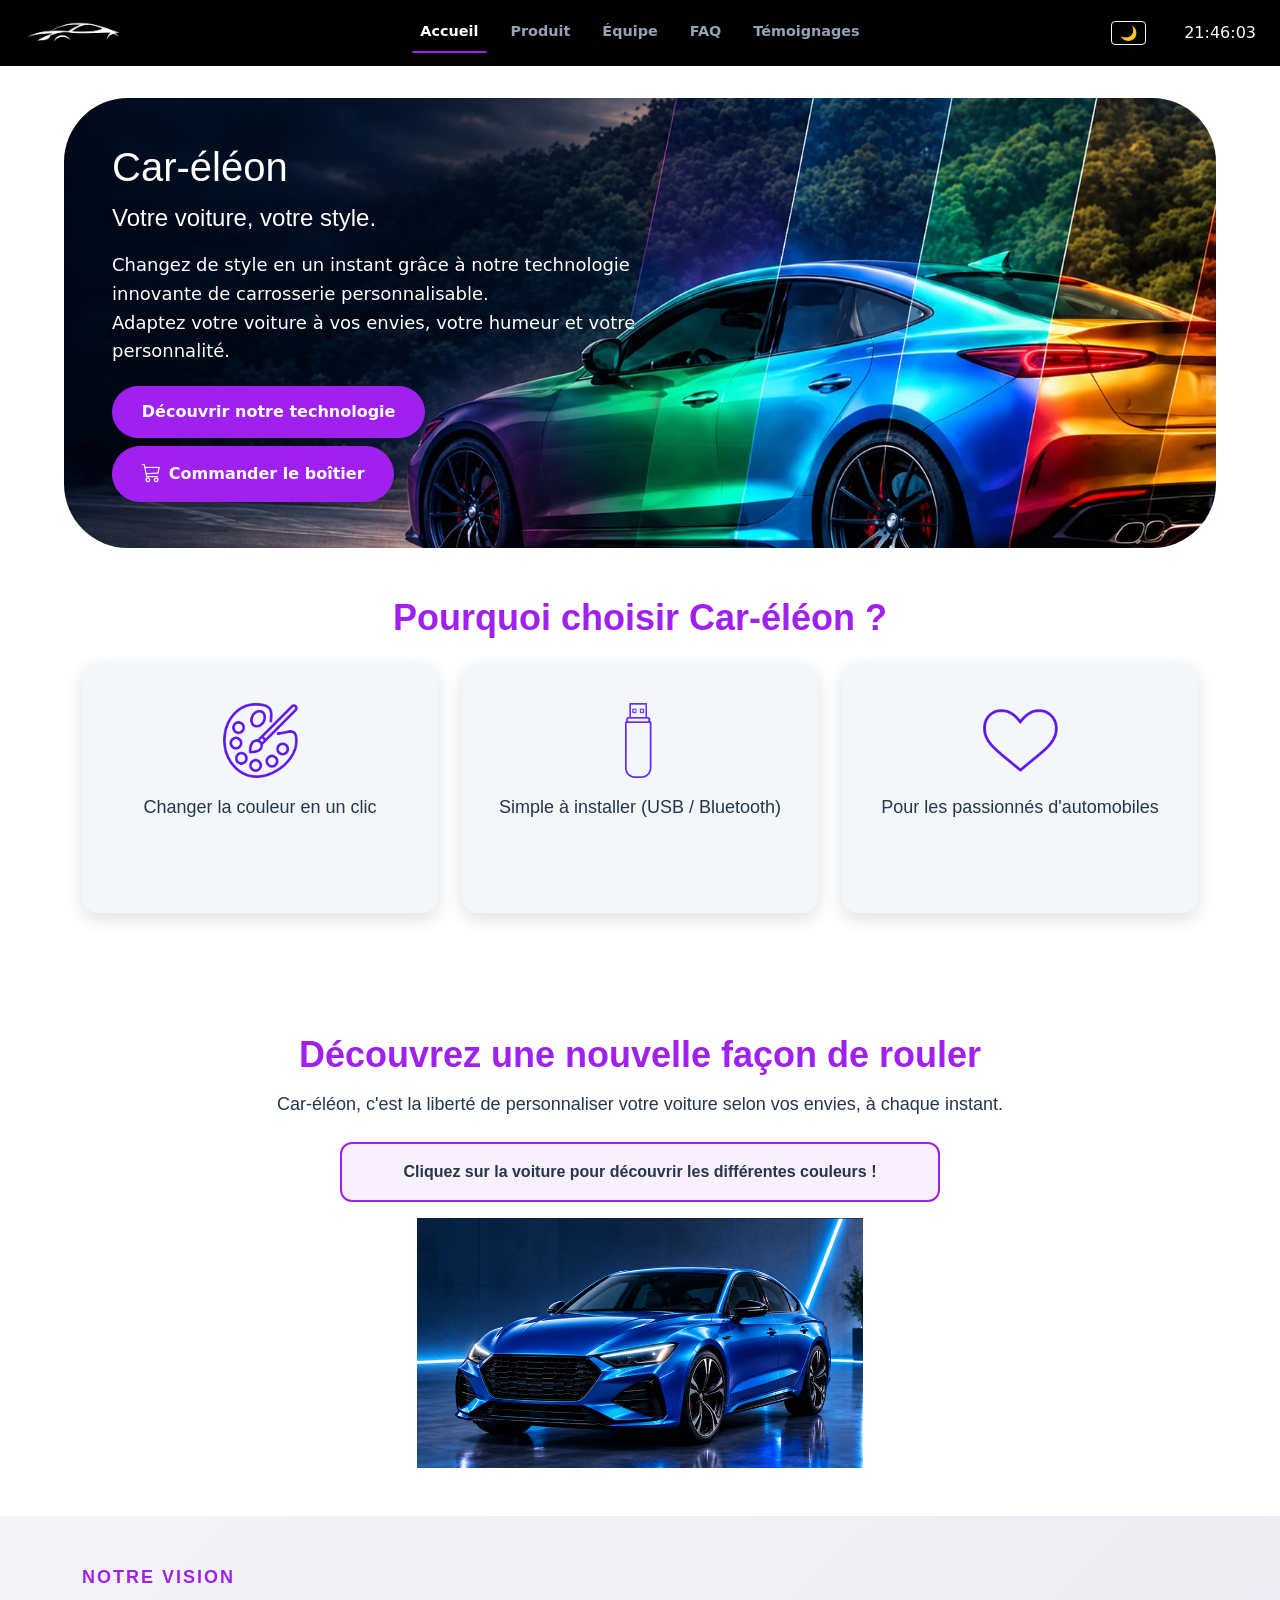
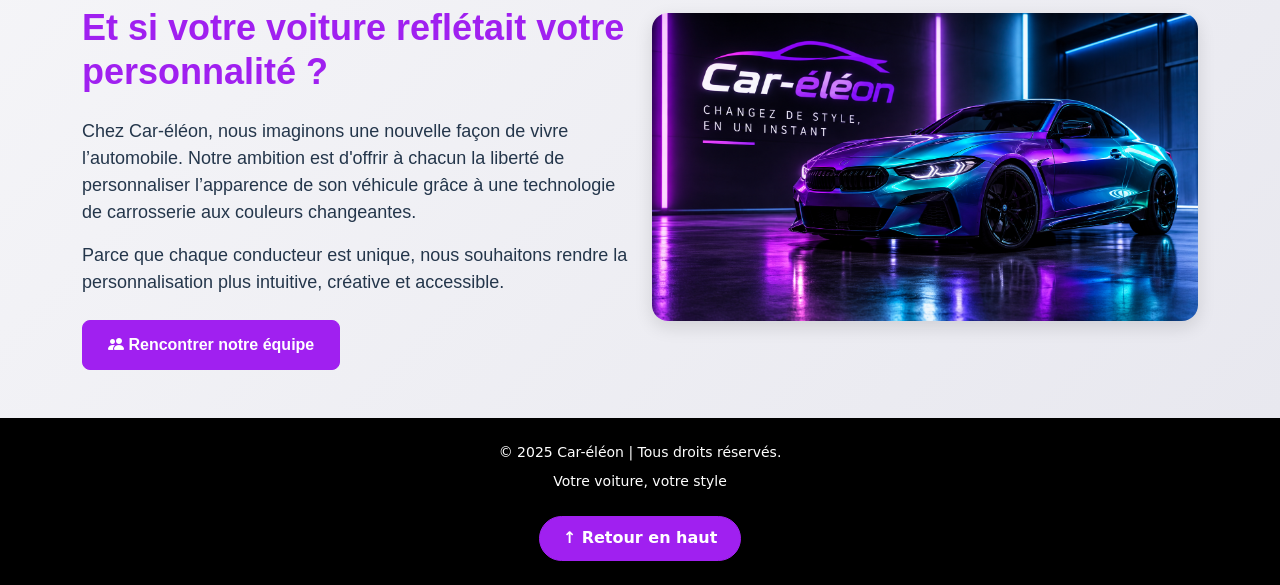
<file: index.html>
<!DOCTYPE html> <!-- Informations de la page -->
<html lang="fr"> <!-- Définit la langue de la page en français -->


 <head> 
   <!-- Définir l'encodage de la page -->
   <meta charset="UTF-8">

   <!-- Adapte la largeur de la page à la taille de l'écran -->
   <meta name="viewport" content="width=device-width, initial-scale=1.0">

   <!-- Titre affiché dans l'onglet du navigateur -->
   <title>Car-éléon | Accueil</title> 

   <!-- Lier à ma page bootstrap -->
   <link href="https://cdn.jsdelivr.net/npm/bootstrap@5.3.3/dist/css/bootstrap.min.css" rel="stylesheet">

   <!-- Ajouter un icone achat -->
   <link rel="stylesheet" href="https://cdn.jsdelivr.net/npm/bootstrap-icons@1.11.3/font/bootstrap-icons.min.css">

   <!-- Lier à ma page style css -->
   <link href="css/style.css" type="text/css" rel="stylesheet">
 </head>
  


 <!-- Contenu visible de la page -->
 <!-- Identifie le haut de la page et lance l'horloge au chargement.
  À la sortie de la page, appelle la fonction qui arrête son actualisation. -->
 <body id="haut" onload="UpdateClock()" onunload="KillClock()">
    <!-- En-tête contenant le menu de navigation -->
    <header>
      <nav class="navbar navbar-expand-lg bg-black navbar-dark">
       <div class="container-fluid px-4">
 

         <!-- Logo cliquable qui renvoie à l'accueil -->
         <a href="index.html">
           <img src="images/logocareleon.png" 
            alt="Logo Car-éléon - Accueil" 
            width="100" 
            height="50" 
            class="object-fit-contain">
         </a>


          <!-- Bouton burger (mobile) -->
          <button class="navbar-toggler" 
            type="button" 
            data-bs-toggle="collapse" 
            data-bs-target="#menu">
            <span class="navbar-toggler-icon"></span>
          </button>


          <!-- Contient les liens de navigation générés par JavaScript -->
          <div class="collapse navbar-collapse" id="menu">
            <ul class="navbar-nav mx-auto gap-lg-3" id="liens-menu"></ul>
         </div>


         <!-- Regroupe le bouton du mode sombre et l'horloge -->
         <form id="theClock" class="ms-3 mb-0 d-flex align-items-center">
           <button type="button"
            id="darkModeToggle"
            class="btn btn-sm btn-outline-light me-2"
            onclick="toggleDisplayMode()"
            aria-label="Activer le mode sombre"
            aria-pressed="false">🌙</button>


           <!-- Horloge positionnée à droite -->
           <!-- Affiche l'heure actualisée par JavaScript -->
           <input type="text"
            id="theTime"
            class="form-control-plaintext text-light text-end p-0 m-0"
            value="--:--:--"
            size="8"
            readonly>
         </form>

       </div>
     </nav>
   </header>




   <!-- Section 1 Banniere : bannière de présentation de Car-éléon -->  
   <main> 
     <section class="banniere banniere-accueil d-flex align-items-center text-white arrondi" aria-labelledby="titre-accueil">

       <!-- Regroupe le titre, le slogan, la description et les boutons -->
       <div class="texte-banniere d-flex flex-column align-items-start ms-3 ms-md-5">


         <!-- Titre principal de la page -->
         <h1 id="titre-accueil">Car-éléon</h1>


         <!-- Slogan de l'entreprise -->
         <h2 class="slogan">Votre voiture, votre style.</h2>


         <!-- Présentation du concept de Car-éléon -->
         <p class="description-banniere">Changez de style en un instant grâce à notre technologie innovante de carrosserie personnalisable. <br> Adaptez votre voiture à vos envies, votre humeur et votre personnalité.</p>


         <!-- Redirige vers la présentation du produit -->
         <a href="produit.html#video" class="btn btn-technologie mb-2">
           Découvrir notre technologie
         </a>


         <!-- Redirige vers la page de contact pour commander le boîtier -->
         <a href="contact.html" class="btn btn-achat">
            <!-- Icône représentant un panier d'achat avec bootstrap-->
            <i class="bi bi-cart3"></i>
            Commander le boîtier
         </a>

       </div>
     </section>



      <!-- Section 2 : Les trois avantages du produit Car-éléon -->
      <section class="troisavantages text-white text-center py-5"
        aria-labelledby="titre-avantages">

       <!-- Titre de la section -->
       <h2 id="titre-avantages" class="w-100 mb-4">
         Pourquoi choisir Car-éléon ?
       </h2>


       <!-- Conteneur Bootstrap : 3 colonnes adaptables -->
       <div class="container">
         <div class="row justify-content-around">

           <!-- Avantage 1 -->
           <div class="col-12 col-md-4 mb-4">
             <div class="avantage carte-avantage d-flex flex-column align-items-center h-100">
               <!-- Illustration de l'avantage -->
               <img src="images/peinture.png"
               alt="Peinture"
               class="img-fluid mb-3">
               <!-- Texte qui présente l'avantage -->
               <p>Changer la couleur en un clic</p>
             </div>
           </div>


           <!-- Avantage 2 -->
           <div class="col-12 col-md-4 mb-4">
             <div class="avantage carte-avantage d-flex flex-column align-items-center h-100">
               <!-- Illustration de l'avantage -->
               <img src="images/usb.png"
               alt="USB"
               class="img-fluid mb-3">
               <!-- Texte qui présente l'avantage -->
               <p>Simple à installer (USB / Bluetooth)</p>
             </div>
           </div>


           <!-- Avantage 3 -->
           <div class="col-12 col-md-4 mb-4">
             <div class="avantage carte-avantage d-flex flex-column align-items-center h-100">
               <!-- Illustration de l'avantage -->
               <img src="images/coeur.png"
               alt="Cœur"
               class="img-fluid mb-3">
               <!-- Texte qui présente l'avantage -->
               <p>Pour les passionnés d'automobiles</p>
             </div>
           </div>

         </div>
       </div>
     </section>    
   


     <!-- Section 3 Présente le concept de personnalisation des couleurs -->
     <!-- En diaporama --> 
     <section class="couleurs-acceuil text-center py-5"
       aria-labelledby="titre-couleurs">
       <div class="container">

         <!-- Titre de la section -->
         <h2 id="titre-couleurs">Découvrez une nouvelle façon de rouler</h2>
         <!-- Texte de présentation du concept -->
         <p class="mb-4">
           Car-éléon, c'est la liberté de personnaliser votre voiture selon vos envies, à chaque instant. 
         </p>


         <!-- Invite l'utilisateur à cliquer sur l'image pour changer sa couleur -->
         <div class="alert text-center mt-4 mx-auto"
           role="note">
           <strong>Cliquez sur la voiture pour découvrir les différentes couleurs !</strong>
         </div>
       
         
         <!-- Image initiale que JavaScript remplace lors des clics -->
         <img src="images/vbleu.png"
          alt="Voiture bleue Car-éléon"
          id="diapo"
         class="img-fluid diaporama-voiture">
       </div>
     </section>



     <!-- Section 4 Notre vision --> 
     <section class="notre-vision py-5" aria-labelledby="titre-vision">
       <div class="container">

         <!-- le texte et l'image sur deux colonnes (sur grand écran) -->
         <div class="row align-items-center g-4">

           <!-- Colonne de gauche : présentation de la vision -->
           <div class="col-12 col-lg-6">

             <!-- Petit titre de la section -->
             <p class="surtitre-vision">NOTRE VISION</p>

             <!-- Titre principal présentant l'ambition du projet -->
             <h2 id="titre-vision">
               Et si votre voiture reflétait votre personnalité ?
             </h2>

             <p>
               Chez Car-éléon, nous imaginons une nouvelle façon
               de vivre l’automobile. Notre ambition est d'offrir à chacun la liberté de personnaliser l’apparence de son véhicule grâce à une technologie de carrosserie aux couleurs changeantes.
             </p>

             <p>
               Parce que chaque conducteur est unique, nous souhaitons rendre la personnalisation plus intuitive, créative et accessible.
             </p>


             <!-- Accès à la page Équipe -->
             <a href="equipe.html" class="btn btn-vision mt-2">
               <!-- Icône représentant les membres de l'équipe avec bootstrap-->
               <i class="bi bi-people-fill"></i>
               Rencontrer notre équipe               
             </a>
           </div>


           <!-- Colonne de droite : illustration du concept -->
           <div class="col-12 col-lg-6">
              <!-- Image illustrant la personnalisation des voitures -->
             <img
              src="images/futuriste.png"
              alt="Voiture illustrant le concept de personnalisation Car-éléon"
              class="img-fluid image-vision">
           </div>

         </div>
       </div>
     </section>
   </main> 
   <!-- Fin du contenu principal -->




    <!-- Pied de page commun à toutes les pages -->
    <footer class="footer bg-black text-white py-4 mt-0">

     <div class="container">

        <div class="row align-items-center">

          <!-- Informations Car-éléon à gauche -->
          <div class="col-12 text-center mb-3 mb-lg-0">
            <p class="mb-2">
               © 2025 Car-éléon | Tous droits réservés.
            </p>

            <p class="mb-0">
             Votre voiture, votre style
            </p>

         </div>

         <!-- Bouton retour en haut -->
         <div class="text-center mt-4">
            <a href="#haut" class="btn btn-retour-haut">
              ↑ Retour en haut
            </a>
         </div>

       </div>
     </div> 
   </footer>


    <script src="https://cdn.jsdelivr.net/npm/bootstrap@5.3.3/dist/js/bootstrap.bundle.min.js"></script>
    <script src="scripts/script.js"></script>

 </body>
</html>
</file>
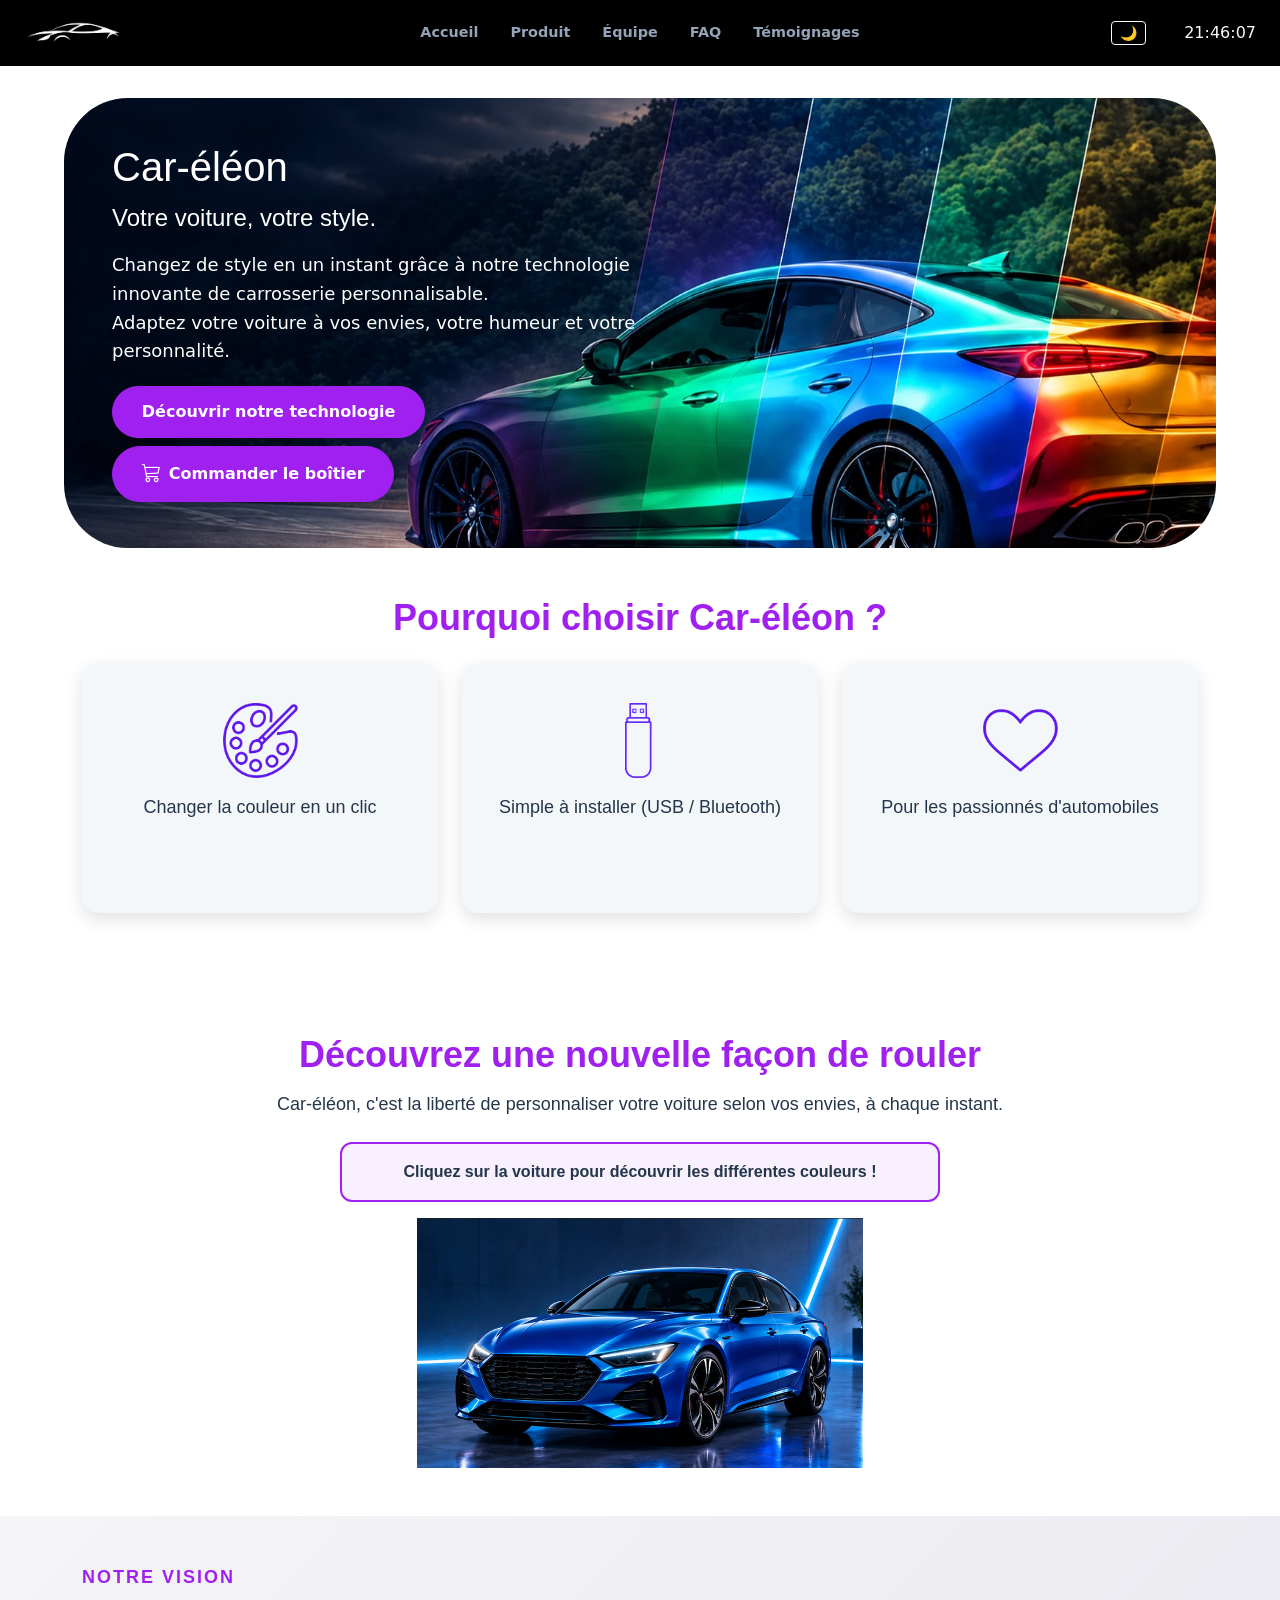
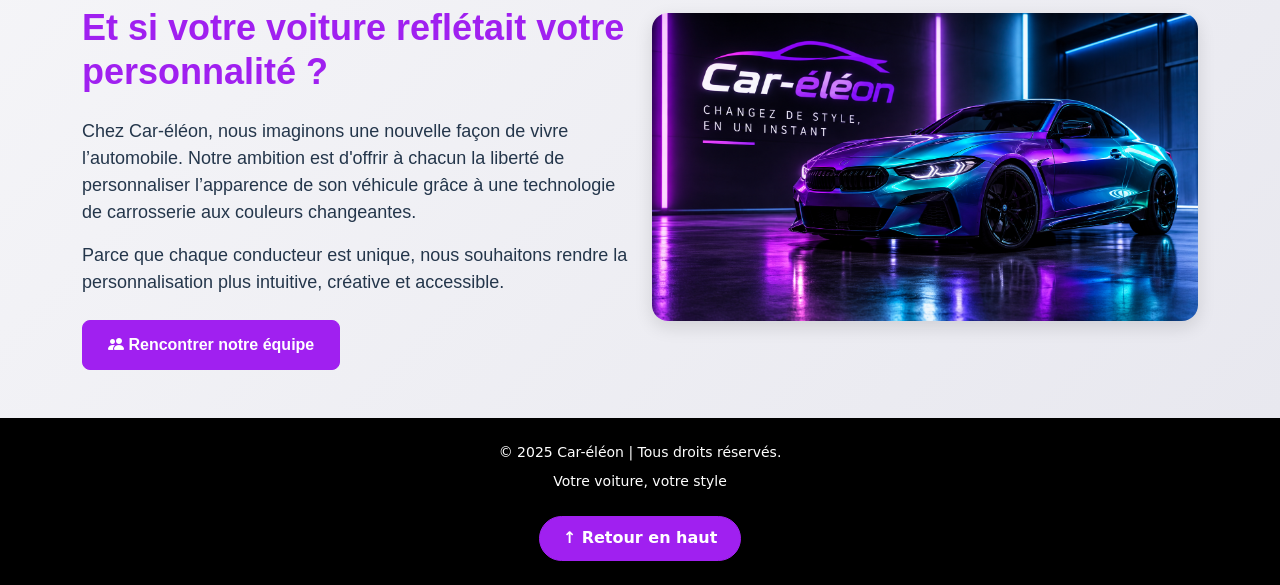
<file: accueil.html>
<!DOCTYPE html> <!-- Informations de la page -->
<html lang="fr"> <!-- Définit la langue de la page en français -->


 <head> 
   <!-- Définir l'encodage de la page -->
   <meta charset="UTF-8">

   <!-- Adapte la largeur de la page à la taille de l'écran -->
   <meta name="viewport" content="width=device-width, initial-scale=1.0">

   <!-- Titre affiché dans l'onglet du navigateur -->
   <title>Car-éléon | Accueil</title> 

   <!-- Lier à ma page bootstrap -->
   <link href="https://cdn.jsdelivr.net/npm/bootstrap@5.3.3/dist/css/bootstrap.min.css" rel="stylesheet">

   <!-- Ajouter un icone achat -->
   <link rel="stylesheet" href="https://cdn.jsdelivr.net/npm/bootstrap-icons@1.11.3/font/bootstrap-icons.min.css">

   <!-- Lier à ma page style css -->
   <link href="css/style.css" type="text/css" rel="stylesheet">
 </head>
  


 <!-- Contenu visible de la page -->
 <!-- Identifie le haut de la page et lance l'horloge au chargement.
  À la sortie de la page, appelle la fonction qui arrête son actualisation. -->
 <body id="haut" onload="UpdateClock()" onunload="KillClock()">
    <!-- En-tête contenant le menu de navigation -->
    <header>
      <nav class="navbar navbar-expand-lg bg-black navbar-dark">
       <div class="container-fluid px-4">
 

         <!-- Logo cliquable qui renvoie à l'accueil -->
         <a href="accueil.html">
           <img src="images/logocareleon.png" 
            alt="Logo Car-éléon - Accueil" 
            width="100" 
            height="50" 
            class="object-fit-contain">
         </a>


          <!-- Bouton burger (mobile) -->
          <button class="navbar-toggler" 
            type="button" 
            data-bs-toggle="collapse" 
            data-bs-target="#menu">
            <span class="navbar-toggler-icon"></span>
          </button>


          <!-- Contient les liens de navigation générés par JavaScript -->
          <div class="collapse navbar-collapse" id="menu">
            <ul class="navbar-nav mx-auto gap-lg-3" id="liens-menu"></ul>
         </div>


         <!-- Regroupe le bouton du mode sombre et l'horloge -->
         <form id="theClock" class="ms-3 mb-0 d-flex align-items-center">
           <button type="button"
            id="darkModeToggle"
            class="btn btn-sm btn-outline-light me-2"
            onclick="toggleDisplayMode()"
            aria-label="Activer le mode sombre"
            aria-pressed="false">🌙</button>


           <!-- Horloge positionnée à droite -->
           <!-- Affiche l'heure actualisée par JavaScript -->
           <input type="text"
            id="theTime"
            class="form-control-plaintext text-light text-end p-0 m-0"
            value="--:--:--"
            size="8"
            readonly>
         </form>

       </div>
     </nav>
   </header>




   <!-- Section 1 Banniere : bannière de présentation de Car-éléon -->  
   <main> 
     <section class="banniere banniere-accueil d-flex align-items-center text-white arrondi" aria-labelledby="titre-accueil">

       <!-- Regroupe le titre, le slogan, la description et les boutons -->
       <div class="texte-banniere d-flex flex-column align-items-start ms-3 ms-md-5">


         <!-- Titre principal de la page -->
         <h1 id="titre-accueil">Car-éléon</h1>


         <!-- Slogan de l'entreprise -->
         <h2 class="slogan">Votre voiture, votre style.</h2>


         <!-- Présentation du concept de Car-éléon -->
         <p class="description-banniere">Changez de style en un instant grâce à notre technologie innovante de carrosserie personnalisable. <br> Adaptez votre voiture à vos envies, votre humeur et votre personnalité.</p>


         <!-- Redirige vers la présentation du produit -->
         <a href="produit.html#video" class="btn btn-technologie mb-2">
           Découvrir notre technologie
         </a>


         <!-- Redirige vers la page de contact pour commander le boîtier -->
         <a href="contact.html" class="btn btn-achat">
            <!-- Icône représentant un panier d'achat avec bootstrap-->
            <i class="bi bi-cart3"></i>
            Commander le boîtier
         </a>

       </div>
     </section>



      <!-- Section 2 : Les trois avantages du produit Car-éléon -->
      <section class="troisavantages text-white text-center py-5"
        aria-labelledby="titre-avantages">

       <!-- Titre de la section -->
       <h2 id="titre-avantages" class="w-100 mb-4">
         Pourquoi choisir Car-éléon ?
       </h2>


       <!-- Conteneur Bootstrap : 3 colonnes adaptables -->
       <div class="container">
         <div class="row justify-content-around">

           <!-- Avantage 1 -->
           <div class="col-12 col-md-4 mb-4">
             <div class="avantage carte-avantage d-flex flex-column align-items-center h-100">
               <!-- Illustration de l'avantage -->
               <img src="images/peinture.png"
               alt="Peinture"
               class="img-fluid mb-3">
               <!-- Texte qui présente l'avantage -->
               <p>Changer la couleur en un clic</p>
             </div>
           </div>


           <!-- Avantage 2 -->
           <div class="col-12 col-md-4 mb-4">
             <div class="avantage carte-avantage d-flex flex-column align-items-center h-100">
               <!-- Illustration de l'avantage -->
               <img src="images/usb.png"
               alt="USB"
               class="img-fluid mb-3">
               <!-- Texte qui présente l'avantage -->
               <p>Simple à installer (USB / Bluetooth)</p>
             </div>
           </div>


           <!-- Avantage 3 -->
           <div class="col-12 col-md-4 mb-4">
             <div class="avantage carte-avantage d-flex flex-column align-items-center h-100">
               <!-- Illustration de l'avantage -->
               <img src="images/coeur.png"
               alt="Cœur"
               class="img-fluid mb-3">
               <!-- Texte qui présente l'avantage -->
               <p>Pour les passionnés d'automobiles</p>
             </div>
           </div>

         </div>
       </div>
     </section>    
   


     <!-- Section 3 Présente le concept de personnalisation des couleurs -->
     <!-- En diaporama --> 
     <section class="couleurs-acceuil text-center py-5"
       aria-labelledby="titre-couleurs">
       <div class="container">

         <!-- Titre de la section -->
         <h2 id="titre-couleurs">Découvrez une nouvelle façon de rouler</h2>
         <!-- Texte de présentation du concept -->
         <p class="mb-4">
           Car-éléon, c'est la liberté de personnaliser votre voiture selon vos envies, à chaque instant. 
         </p>


         <!-- Invite l'utilisateur à cliquer sur l'image pour changer sa couleur -->
         <div class="alert text-center mt-4 mx-auto"
           role="note">
           <strong>Cliquez sur la voiture pour découvrir les différentes couleurs !</strong>
         </div>
       
         
         <!-- Image initiale que JavaScript remplace lors des clics -->
         <img src="images/vbleu.png"
          alt="Voiture bleue Car-éléon"
          id="diapo"
         class="img-fluid diaporama-voiture">
       </div>
     </section>



     <!-- Section 4 Notre vision --> 
     <section class="notre-vision py-5" aria-labelledby="titre-vision">
       <div class="container">

         <!-- le texte et l'image sur deux colonnes (sur grand écran) -->
         <div class="row align-items-center g-4">

           <!-- Colonne de gauche : présentation de la vision -->
           <div class="col-12 col-lg-6">

             <!-- Petit titre de la section -->
             <p class="surtitre-vision">NOTRE VISION</p>

             <!-- Titre principal présentant l'ambition du projet -->
             <h2 id="titre-vision">
               Et si votre voiture reflétait votre personnalité ?
             </h2>

             <p>
               Chez Car-éléon, nous imaginons une nouvelle façon
               de vivre l’automobile. Notre ambition est d'offrir à chacun la liberté de personnaliser l’apparence de son véhicule grâce à une technologie de carrosserie aux couleurs changeantes.
             </p>

             <p>
               Parce que chaque conducteur est unique, nous souhaitons rendre la personnalisation plus intuitive, créative et accessible.
             </p>


             <!-- Accès à la page Équipe -->
             <a href="equipe.html" class="btn btn-vision mt-2">
               <!-- Icône représentant les membres de l'équipe avec bootstrap-->
               <i class="bi bi-people-fill"></i>
               Rencontrer notre équipe               
             </a>
           </div>


           <!-- Colonne de droite : illustration du concept -->
           <div class="col-12 col-lg-6">
              <!-- Image illustrant la personnalisation des voitures -->
             <img
              src="images/futuriste.png"
              alt="Voiture illustrant le concept de personnalisation Car-éléon"
              class="img-fluid image-vision">
           </div>

         </div>
       </div>
     </section>
   </main> 
   <!-- Fin du contenu principal -->




    <!-- Pied de page commun à toutes les pages -->
    <footer class="footer bg-black text-white py-4 mt-0">

     <div class="container">

        <div class="row align-items-center">

          <!-- Informations Car-éléon à gauche -->
          <div class="col-12 text-center mb-3 mb-lg-0">
            <p class="mb-2">
               © 2025 Car-éléon | Tous droits réservés.
            </p>

            <p class="mb-0">
             Votre voiture, votre style
            </p>

         </div>

         <!-- Bouton retour en haut -->
         <div class="text-center mt-4">
            <a href="#haut" class="btn btn-retour-haut">
              ↑ Retour en haut
            </a>
         </div>

       </div>
     </div> 
   </footer>


    <script src="https://cdn.jsdelivr.net/npm/bootstrap@5.3.3/dist/js/bootstrap.bundle.min.js"></script>
    <script src="scripts/script.js"></script>

 </body>
</html>
</file>
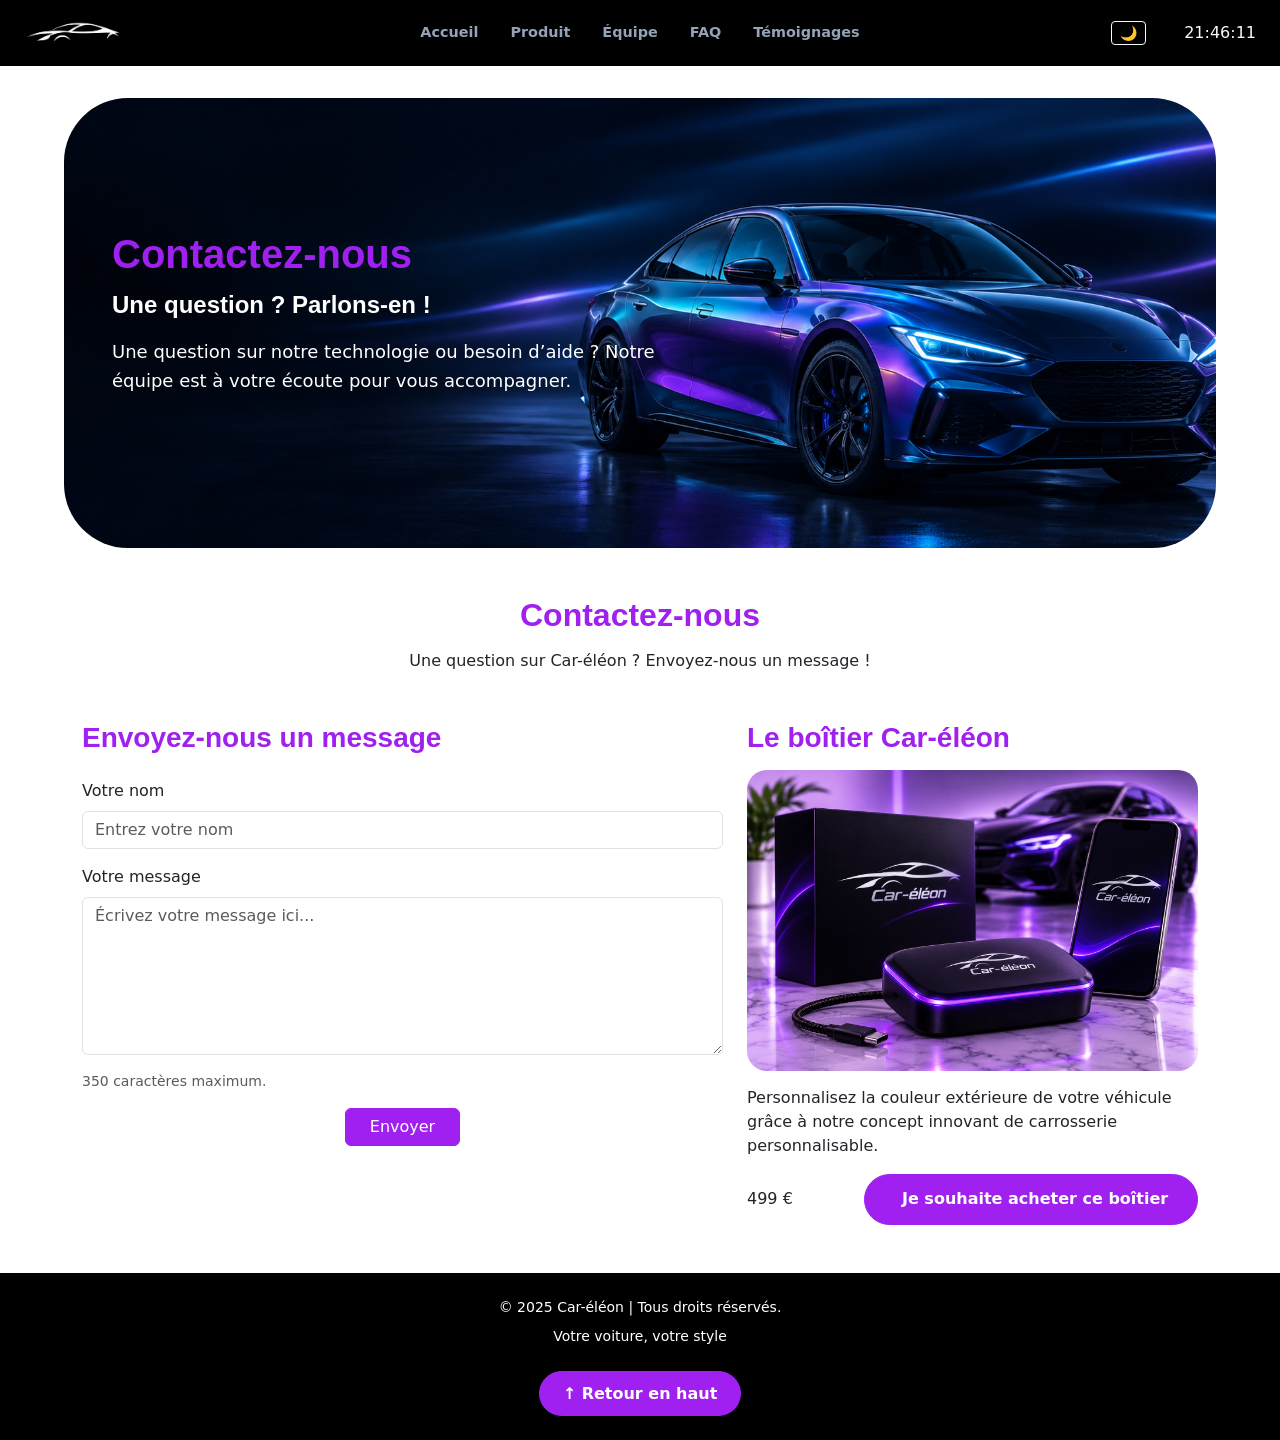
<file: contact.html>
<!DOCTYPE html>
<!-- Définit la langue de la page en français -->
<html lang="fr">


<head>
    <!-- Définir l'encodage de la page -->
    <meta charset="UTF-8">
    <!-- Adaptation de la page aux écrans mobiles "BOOSTRAST" -->
    <meta name="viewport" content="width=device-width, initial-scale=1.0">
    <!-- Titre affiché dans l'onglet du navigateur -->
    <title>Car-éléon | Contact</title>
    <!-- Lier à ma page bootstrap -->
    <link href="https://cdn.jsdelivr.net/npm/bootstrap@5.3.3/dist/css/bootstrap.min.css" rel="stylesheet">
    <!-- Lier à ma page css -->
    <link href="css/style.css" type="text/css" rel="stylesheet">
</head>
 

<!-- Contenu visible de la page -->
<body id="haut" onload="UpdateClock()" onunload="KillClock()">

    <!-- En-tête du site : logo et navigation -->
    <header>
        <nav class="navbar navbar-expand-lg bg-black navbar-dark">
            <div class="container-fluid px-4">

                <!-- Le logo de l'entreprise -->
                <a href="index.html">
                    <img src="images/logocareleon.png" alt="Logo Car-éléon" width="100" height="50" class="object-fit-contain">
                </a>

                <!-- Bouton burger (mobile) -->
                <button class="navbar-toggler" type="button" data-bs-toggle="collapse" data-bs-target="#menu">
                    <span class="navbar-toggler-icon"></span>
                </button>

                <!-- Contient les liens de navigation générés par JavaScript -->
                <div class="collapse navbar-collapse" id="menu">
                    <ul class="navbar-nav mx-auto gap-lg-3" id="liens-menu">
                    </ul>
                </div>

                <!-- Horloge positionnée à droite -->
                <form id="theClock" class="ms-3 mb-0 d-flex align-items-center">

                    <button type="button"
                    id="darkModeToggle"
                    class="btn btn-sm btn-outline-light me-2"
                    onclick="toggleDisplayMode()"
                    aria-label="Activer le mode sombre"
                    aria-pressed="false">🌙</button>


                    <!-- Champ qui affiche l'heure -->
                    <input type="text"
                    id="theTime"
                    class="form-control-plaintext text-light text-end p-0 m-0"
                    value="--:--:--"
                    size="8"
                    readonly>
                </form>

            </div>
        </nav>
    </header>



    <!-- Section 1 : Bannière de la page contact -->
    <section class="banniere banniere-faq d-flex align-items-center text-white arrondi"
            aria-labelledby="titre-contact">

        <div class="texte-banniere d-flex flex-column align-items-start ms-3 ms-md-5">

            <h1 id="titre-contact">Contactez-nous</h1>

            <h2 class="slogan">Une question ? Parlons-en !</h2>

            <p class="description-banniere">
                Une question sur notre technologie ou besoin d’aide ?
                Notre équipe est à votre écoute pour vous accompagner.
            </p>

        </div>
    </section>



    <!-- SECTION 2 : Formulaire de contact -->
    <section id="sectionContact" class="py-5" aria-labelledby="titre-formulaire">

        <!-- Conteneur principal qui centre le contenu -->
        <div class="container">

            <!-- Titre et texte d'introduction du formulaire -->
            <div class="text-center mb-5">
                <h2 id="titre-formulaire">Contactez-nous</h2>
                <p>Une question sur Car-éléon ? Envoyez-nous un message !</p>
            </div>

            <!-- Organisation du contenu en deux colonnes sur les grands écrans -->
            <div class="row g-4 align-items-stretch">

                <!-- Première colonne : formulaire de contact -->
                <div class="col-12 col-lg-7">
                    <div class="carte-contact h-100">

                        <!-- Sous-titre du formulaire -->
                        <h3 class="mb-4">Envoyez-nous un message</h3>

                        <!-- Gestion de l'envoi avec JavaScript -->
                        <form id="contact" onsubmit="return false;">


                            <!-- Nom -->
                            <div class="mb-3">
                                <label for="Name" class="form-label">Votre nom</label>

                                <!-- Champ du nom obligatoire, limité à 100 caractères -->
                                <input
                                    type="text"
                                    class="form-control"
                                    id="Name"
                                    name="Name"
                                    maxlength="100"
                                    placeholder="Entrez votre nom"
                                    required>
                            </div>



                            <!-- Zone de saisie du message avec une limite de 350 caractères -->
                            <div class="mb-3">
                                <label id="lblMessage"
                                    for="Message"
                                    class="form-label">
                                    Votre message
                                </label>

                                <textarea
                                class="form-control"
                                id="Message"
                                name="Message"
                                rows="6"
                                maxlength="350"
                                placeholder="Écrivez votre message ici..."
                                oninput="countWordMessage(this)"
                                required></textarea>
                            </div>

                            <div class="form-text mb-3">
                                350 caractères maximum.
                            </div>



                            <!-- Conteneur qui centre le bouton d'envoi -->
                            <div class="text-center">
                                <button
                                    id="btnSend"
                                    class="btn btn-dark px-4"
                                    title="Envoyer"
                                    type="button"
                                    onclick="sendEmail(
                                    document.getElementById('Name').value,
                                    document.getElementById('Message').value
                                    )">

                                    <!-- Élément utilisé pour créer l'effet visuel du curseur -->


                                    <!-- Texte affiché sur le bouton -->
                                    Envoyer
                                </button>
                            </div>

                            <!-- Élément utilisé pour créer l'effet visuel du curseur -->
                            <div id="cursor" class="cursor"></div>


                        </form>
                    </div>
                </div>



                <!-- COLONNE DROITE : ACHAT DU BOÎTIER CAR-ÉLÉON -->
                <div class="col-12 col-lg-5">

                    <!-- Carte contenant les informations du boîtier -->
                    <div class="carte-produit h-100">


                        <!-- Titre présentant le produit -->
                        <h3>Le boîtier Car-éléon</h3>


                        <!-- Image représentant le boîtier Car-éléon -->
                        <img
                            src="images/achat.png"
                            alt="Boîtier électronique Car-éléon"
                            class="img-fluid image-boitier">


                        <!-- Description du fonctionnement et de l'intérêt du produit -->
                        <p>
                            Personnalisez la couleur extérieure de votre véhicule
                            grâce à notre concept innovant de carrosserie
                            personnalisable.
                        </p>


                        <!-- Prix et bouton d'achat alignés horizontalement -->
                        <div class="d-flex align-items-center justify-content-between gap-3 flex-wrap">

                            <!-- Prix du boîtier -->
                            <div class="prix-produit">499 €</div>

                            <!-- Bouton permettant au visiteur de manifester son intérêt pour l'achat -->
                            <button
                                type="button"
                                class="btn btn-achat"
                                id="interesseBoitier">


                                <!-- Icône de panier provenant de Bootstrap Icons -->
                                <i class="bi bi-cart3"></i>
                                Je souhaite acheter ce boîtier

                            </button>
                        </div>


                    </div>
                </div>
            </div>
        </div>
    </section>




    <!-- Pied de page commun à toutes les pages -->
    <footer class="footer bg-black text-white py-4 mt-0">
        <div class="container">

            <div class="row align-items-center">
                <!-- Informations Car-éléon à gauche -->
                <div class="col-12 text-center mb-3 mb-lg-0">
                    <p class="mb-2">
                        © 2025 Car-éléon | Tous droits réservés.
                    </p>

                    <p class="mb-0">
                        Votre voiture, votre style
                    </p>
                </div>

                <!-- Bouton retour en haut -->
                <div class="text-center mt-4">
                    <a href="#haut" class="btn btn-retour-haut">
                        ↑ Retour en haut
                    </a>
                </div>

            </div>
        </div>
    </footer>



    <script src="https://cdn.jsdelivr.net/npm/bootstrap@5.3.3/dist/js/bootstrap.bundle.min.js"></script>
    <script src="scripts/script.js"></script>
</body>
</html>
</file>
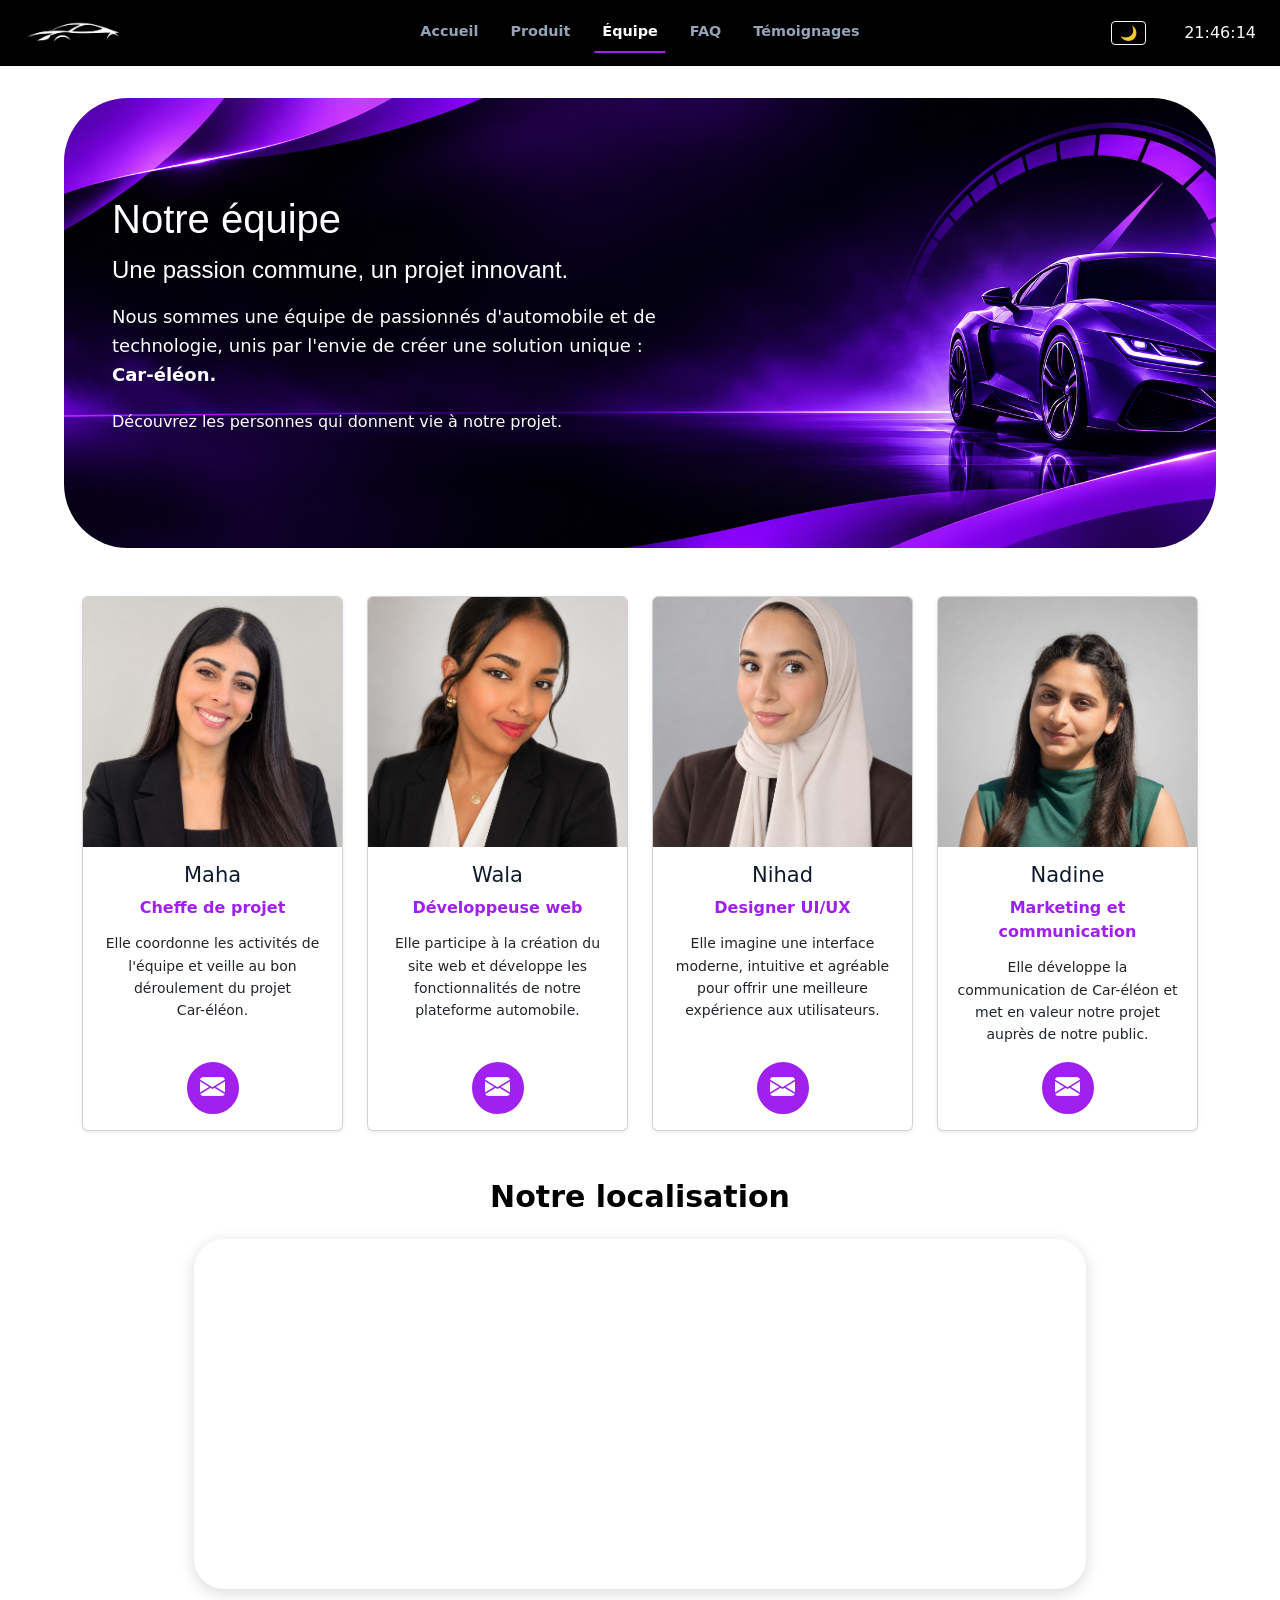
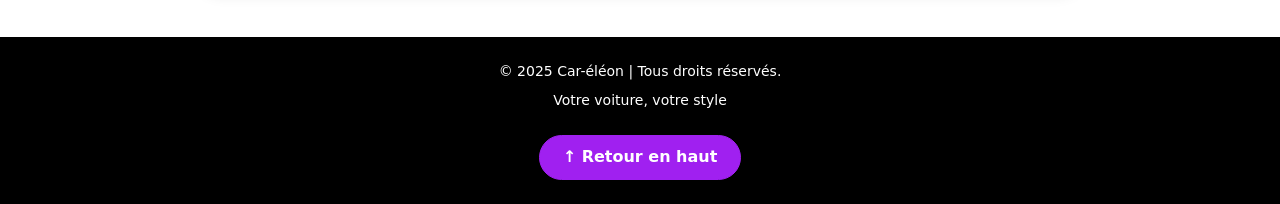
<file: equipe.html>
<!DOCTYPE html>
<!-- Définit la langue de la page en français -->
<html lang="fr">

<head>
    <!-- Définir l'encodage de la page -->
    <meta charset="UTF-8">

    <!-- Adaptation de la page aux écrans mobiles "Bootstrap" -->
    <meta name="viewport" content="width=device-width, initial-scale=1.0">

    <!-- Titre affiché dans l'onglet du navigateur -->
    <title>Car-éléon | Équipe</title>

    <!-- Lier à ma page Bootstrap -->
    <link href="https://cdn.jsdelivr.net/npm/bootstrap@5.3.3/dist/css/bootstrap.min.css" rel="stylesheet">

    <!-- Charger les icônes Bootstrap enveloppe -->
    <link rel="stylesheet" href="https://cdn.jsdelivr.net/npm/bootstrap-icons@1.11.3/font/bootstrap-icons.min.css">

    <!-- Lier à ma page CSS -->
    <link href="css/style.css" type="text/css" rel="stylesheet">
</head>


<!-- Contenu visible de la page -->
<body id="haut" onload="UpdateClock()" onunload="KillClock()">

    <!-- En-tête du site : logo et navigation -->
    <header>
        <nav class="navbar navbar-expand-lg bg-black navbar-dark">
            <div class="container-fluid px-4">

                <!-- Le logo de l'entreprise -->
                <a href="index.html">
                    <img src="images/logocareleon.png"
                         alt="Logo Car-éléon"
                         width="100"
                         height="50"
                         class="object-fit-contain">
                </a>

                <!-- Bouton burger (mobile) -->
                <button class="navbar-toggler"
                        type="button"
                        data-bs-toggle="collapse"
                        data-bs-target="#menu">
                    <span class="navbar-toggler-icon"></span>
                </button>

                <!-- Menu : les liens sont ajoutés par JavaScript -->
                <div class="collapse navbar-collapse" id="menu">
                    <ul class="navbar-nav mx-auto gap-lg-3" id="liens-menu"></ul>
                </div>

                <!-- Horloge positionnée à droite -->
                <form id="theClock" class="ms-3 mb-0 d-flex align-items-center">

                    <!-- Bouton permettant d'activer ou de désactiver le mode sombre -->
                    <button type="button"
                            id="darkModeToggle"
                            class="btn btn-sm btn-outline-light me-2"
                            onclick="toggleDisplayMode()"
                            aria-label="Activer le mode sombre"
                            aria-pressed="false">🌙</button>

                    <!-- Champ qui affiche l'heure -->
                    <input type="text"
                           id="theTime"
                           class="form-control-plaintext text-light text-end p-0 m-0"
                           value="--:--:--"
                           size="8"
                           readonly>

                </form>

            </div>
        </nav>
    </header>


    <!-- Section 1 : bannière -->
    <section class="banniere banniere-equipe d-flex align-items-center text-white arrondi"
             aria-labelledby="titre-equipe">

        <!-- Bloc contenant les textes de présentation -->
        <div class="texte-banniere d-flex flex-column align-items-start ms-3 ms-md-5">

            <!-- Titre principal de la page -->
            <h1 id="titre-equipe">Notre équipe</h1>

            <!-- Slogan présentant l'esprit du groupe -->
            <h2 class="slogan">Une passion commune, un projet innovant.</h2>

            <!-- Présentation de l'équipe et du projet Car-éléon -->
            <p class="description-banniere">
                Nous sommes une équipe de passionnés d'automobile et de technologie, unis par l'envie de créer une solution unique :
                <br>
                <strong>Car-éléon.</strong>
            </p>

            <!-- Invitation à découvrir les membres de l'équipe -->
            <p class="accroche-banniere">
                Découvrez les personnes qui donnent vie à notre projet.
            </p>

        </div>
    </section>


    <!-- Section 2 : les quatre cartes de présentation des membres de l'équipe -->
    <main class="container my-5">

        <!-- Ligne qui contient les quatre cartes -->
        <div class="row g-4">

            <!-- Première carte : Maha -->
            <div class="col-12 col-sm-6 col-lg-3">

                <!-- Carte de présentation de Maha -->
                <article class="card h-100 shadow-sm">

                    <!-- Photo de Maha -->
                    <img src="images/imagemaha.jpeg"
                         class="card-img-top"
                         alt="Photo de Maha">

                    <!-- Contenu de la carte -->
                    <div class="card-body text-center d-flex flex-column">

                        <!-- Nom de Maha -->
                        <h2 class="card-title">Maha</h2>

                        <!-- Fonction de Maha -->
                        <p class="role">Cheffe de projet</p>

                        <!-- Description de Maha -->
                        <p class="card-text">
                            Elle coordonne les activités de l'équipe et veille
                            au bon déroulement du projet Car-éléon.
                        </p>

                        <!-- Zone où JavaScript crée automatiquement le bouton email -->
                        <div class="mt-auto zone-email"></div>

                    </div>
                </article>
            </div>


            <!-- Deuxième carte : Wala -->
            <div class="col-12 col-sm-6 col-lg-3">

                <!-- Carte de présentation de Wala -->
                <article class="card h-100 shadow-sm">

                    <!-- Photo de Wala -->
                    <img src="images/imagewala.jpeg"
                         class="card-img-top"
                         alt="Photo de Wala">

                    <!-- Contenu de la carte -->
                    <div class="card-body text-center d-flex flex-column">

                        <!-- Nom de Wala -->
                        <h2 class="card-title">Wala</h2>

                        <!-- Fonction de Wala -->
                        <p class="role">Développeuse web</p>

                        <!-- Description de Wala -->
                        <p class="card-text">
                            Elle participe à la création du site web et développe
                            les fonctionnalités de notre plateforme automobile.
                        </p>

                        <!-- Zone où JavaScript crée automatiquement le bouton email -->
                        <div class="mt-auto zone-email"></div>

                    </div>
                </article>
            </div>


            <!-- Troisième carte : Nihad -->
            <div class="col-12 col-sm-6 col-lg-3">

                <!-- Carte de présentation de Nihad -->
                <article class="card h-100 shadow-sm">

                    <!-- Photo de Nihad -->
                    <img src="images/imagenihad.jpeg"
                         class="card-img-top"
                         alt="Photo de Nihad">

                    <!-- Contenu de la carte -->
                    <div class="card-body text-center d-flex flex-column">

                        <!-- Nom de Nihad -->
                        <h2 class="card-title">Nihad</h2>

                        <!-- Fonction de Nihad -->
                        <p class="role">Designer UI/UX</p>

                        <!-- Description de Nihad -->
                        <p class="card-text">
                            Elle imagine une interface moderne, intuitive et
                            agréable pour offrir une meilleure expérience
                            aux utilisateurs.
                        </p>

                        <!-- Zone où JavaScript crée automatiquement le bouton email -->
                        <div class="mt-auto zone-email"></div>

                    </div>
                </article>
            </div>


            <!-- Quatrième carte : Nadine -->
            <div class="col-12 col-sm-6 col-lg-3">

                <!-- Carte de présentation de Nadine -->
                <article class="card h-100 shadow-sm">

                    <!-- Photo de Nadine -->
                    <img src="images/imagenadine.jpeg"
                         class="card-img-top"
                         alt="Photo de Nadine">

                    <!-- Contenu de la carte -->
                    <div class="card-body text-center d-flex flex-column">

                        <!-- Nom de Nadine -->
                        <h2 class="card-title">Nadine</h2>

                        <!-- Fonction de Nadine -->
                        <p class="role">Marketing et communication</p>

                        <!-- Description de Nadine -->
                        <p class="card-text">
                            Elle développe la communication de Car-éléon
                            et met en valeur notre projet auprès de notre public.
                        </p>

                        <!-- Zone où JavaScript crée automatiquement le bouton email -->
                        <div class="mt-auto zone-email"></div>

                    </div>
                </article>
            </div>

        </div>
    </main>


    <!-- Section 3 : localisation de l'entreprise -->
    <section class="adresse container my-5 text-center">

        <!-- Titre de la section -->
        <h2 class="mb-4">Notre localisation</h2>

        <!-- Conteneur de la carte Google Maps -->
        <div class="map-container">

            <!-- Carte Google Maps intégrée à l'aide d'une iframe -->
            <iframe
                src="https://www.google.com/maps?q=Grand%20Place%20Lille&output=embed"
                title="Notre localisation à Lille"
                allowfullscreen
                loading="lazy">
            </iframe>

        </div>

    </section>


    <!-- Pied de page commun à toutes les pages -->
    <footer class="footer bg-black text-white py-4 mt-0">

        <div class="container">

            <div class="row align-items-center">

                <!-- Informations Car-éléon au centre -->
                <div class="col-12 text-center mb-3 mb-lg-0">

                    <p class="mb-2">
                        © 2025 Car-éléon | Tous droits réservés.
                    </p>

                    <p class="mb-0">
                        Votre voiture, votre style
                    </p>

                </div>

                <!-- Bouton retour en haut -->
                <div class="text-center mt-4">
                    <a href="#haut" class="btn btn-retour-haut">
                        ↑ Retour en haut
                    </a>
                </div>

            </div>
        </div>
    </footer>


    <!-- Lier le fichier JavaScript de Bootstrap -->
    <script src="https://cdn.jsdelivr.net/npm/bootstrap@5.3.3/dist/js/bootstrap.bundle.min.js"></script>

    <!-- Lier le fichier JavaScript du site -->
    <script src="scripts/script.js"></script>

</body>
</html>
</file>
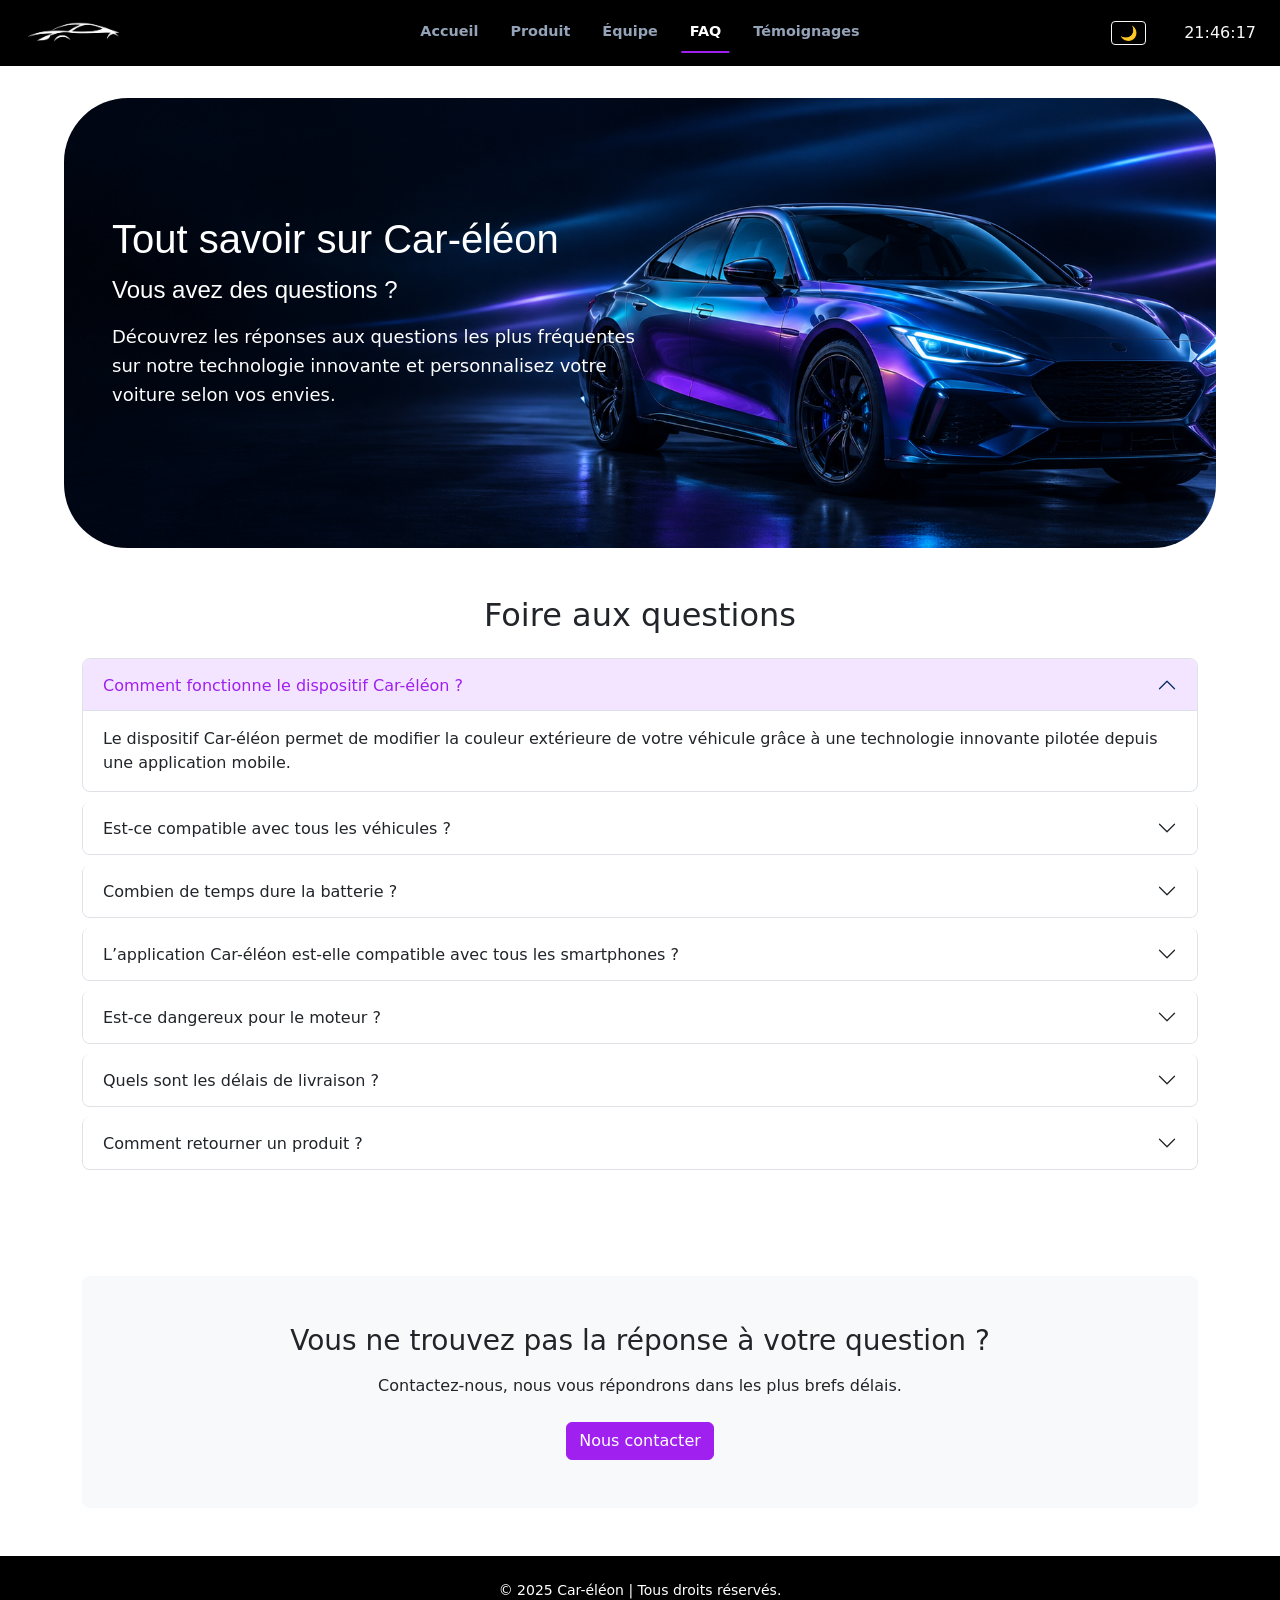
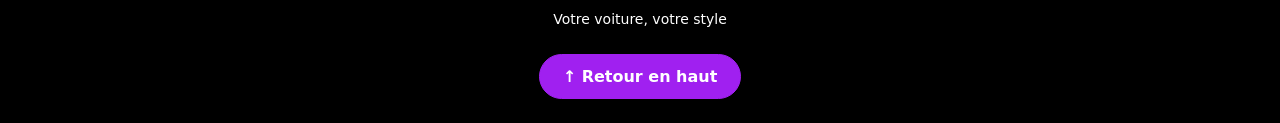
<file: faq.html>
<!DOCTYPE html>
<!-- Définit la langue de la page en français -->
<html lang="fr">


 <head>
   <!-- Définir l'encodage de la page -->
   <meta charset="UTF-8">

   <!-- Adaptation de la page aux écrans mobiles "BOOSTRAST" --> 
   <meta name="viewport" content="width=device-width, initial-scale=1.0">

   <!-- Titre affiché dans l'onglet du navigateur -->
   <title>Car-éléon | FAQ</title> 

   <!-- Lier à ma page bootstrap -->
   <link href="https://cdn.jsdelivr.net/npm/bootstrap@5.3.3/dist/css/bootstrap.min.css" rel="stylesheet">

   <!-- Lier à ma page css -->
   <link href="css/style.css" type="text/css" rel="stylesheet">
 </head>
  


 <!-- Contenu visible de la page -->
 <body id="haut" onload="UpdateClock()" onunload="KillClock()">

    <!-- En-tête du site : logo et navigation -->
    <header>
      <nav class="navbar navbar-expand-lg bg-black navbar-dark">
       <div class="container-fluid px-4">
 
         <!-- Le logo de l'entreprise -->
         <a href="index.html">
           <img src="images/logocareleon.png" alt="Logo Car-éléon" width="100" height="50" class="object-fit-contain">
          </a>

          <!-- Bouton burger (mobile) -->
          <button class="navbar-toggler" type="button" data-bs-toggle="collapse" data-bs-target="#menu">
            <span class="navbar-toggler-icon"></span>
          </button>

          <!-- Menu : les liens sont ajoutés par javascript -->
          <div class="collapse navbar-collapse" id="menu">
            <ul class="navbar-nav mx-auto gap-lg-3" id="liens-menu"></ul>
         </div>


           <!-- Horloge positionnée à droite -->
           <form id="theClock" class="ms-3 mb-0 d-flex align-items-center">

             <button type="button"
             id="darkModeToggle"
             class="btn btn-sm btn-outline-light me-2"
             onclick="toggleDisplayMode()"
             aria-label="Activer le mode sombre"
             aria-pressed="false">🌙</button>


             <!-- Champ qui affiche l'heure -->
             <input type="text"
             id="theTime"
             class="form-control-plaintext text-light text-end p-0 m-0"
             value="--:--:--"
             size="8"
             readonly>
           </form>


       </div>
     </nav>
   </header>


  
   <!-- Section 1 : Bannière de la page FAQ -->
   <section class="banniere banniere-faq d-flex align-items-center text-white arrondi"
     aria-labelledby="titre-faq">

     <!-- Bloc contenant les textes de présentation -->
     <div class="texte-banniere d-flex flex-column align-items-start ms-3 ms-md-5">

       <!-- Titre principal de la page -->
       <h1 id="titre-faq">Tout savoir sur Car-éléon</h1>

       <!-- Sous-titre invitant les visiteurs à consulter la FAQ -->
       <h2 class="slogan">Vous avez des questions ?</h2>

       <!-- Présentation du contenu de la FAQ -->
       <p class="description-banniere">
          Découvrez les réponses aux questions les plus fréquentes sur notre
          technologie innovante et personnalisez votre voiture selon vos envies.
       </p>
     </div>
   </section>




   <!-- Section 2 Questions-réponses -->    
   <section class="container py-5">

     <!-- Titre de la section -->
     <!-- centre le texte et une marge en dessous -->
     <h2 class="text-center mb-4">Foire aux questions</h2>

     <!-- Questions-réponses avec Bootstrap. L'id "faqAccordion" permet de relier les différentes questions entre elles -->
     <div class="accordion" id="faqAccordion">
      

        <!-- Question 1 -->
        <div class="accordion-item">
          <!-- En-tête de la question -->
          <h3 class="accordion-header">
           <button class="accordion-button" type="button"
           data-bs-toggle="collapse" data-bs-target="#faq1"
            aria-expanded="true" aria-controls="faq1">
            Comment fonctionne le dispositif Car-éléon ?
            </button>
          </h3>

          <!-- Réponse à la question 1 -->
          <!-- la classe show permet d’afficher la première réponse dès le chargement de la page -->
          <div id="faq1" class="accordion-collapse collapse show"
            data-bs-parent="#faqAccordion">
            <div class="accordion-body">
              Le dispositif Car-éléon permet de modifier la couleur
              extérieure de votre véhicule grâce à une technologie
              innovante pilotée depuis une application mobile.
            </div>
          </div>
       </div>



       <!-- Question 2 -->
       <div class="accordion-item">
         <h3 class="accordion-header">
           <!--"collapsed" question est fermée au départ -->
           <button class="accordion-button collapsed" type="button"
             data-bs-toggle="collapse" data-bs-target="#faq2"
             aria-expanded="false" aria-controls="faq2">
             Est-ce compatible avec tous les véhicules ?
           </button>
         </h3>

         <!-- Réponse à la question 2 -->
         <div id="faq2" class="accordion-collapse collapse"
           data-bs-parent="#faqAccordion">
           <div class="accordion-body">
             Oui, tous les modèles de véhicules sont compatibles avec le dispositif Car-éléon, quelle que soit leur marque ou leurs caractéristiques.
           </div>
         </div>
       </div>



       <!-- Question 3 -->
       <div class="accordion-item">
         <h3 class="accordion-header">
           <button class="accordion-button collapsed" type="button"
             data-bs-toggle="collapse" data-bs-target="#faq3"
             aria-expanded="false" aria-controls="faq3">
             Combien de temps dure la batterie ?
           </button>
         </h3>

         <!-- Réponse à la question 3 -->
         <div id="faq3" class="accordion-collapse collapse"
           data-bs-parent="#faqAccordion">
            <div class="accordion-body">
             Le dispositif Car-éléon est conçu pour durer. Sa batterie se recharge automatiquement dès que le boîtier est branché à votre véhicule, vous permettant de profiter de votre dispositif sans vous soucier de le recharger manuellement.
           </div>
         </div>
       </div>



       <!-- Question 4 -->
       <div class="accordion-item">
         <h3 class="accordion-header">
           <button class="accordion-button collapsed" type="button"
             data-bs-toggle="collapse" data-bs-target="#faq4"
             aria-expanded="false" aria-controls="faq4">
             L’application Car-éléon est-elle compatible avec tous les smartphones ?
           </button>
         </h3>

         <!-- Réponse à la question 4 -->
         <div id="faq4" class="accordion-collapse collapse"
            data-bs-parent="#faqAccordion">
            <div class="accordion-body">
              Oui, l’application Car-éléon est conçue pour être accessible depuis votre smartphone et vous permettre de personnaliser facilement la couleur de votre véhicule.
           </div>
         </div>
       </div>



       <!-- Question 5 -->
       <div class="accordion-item">
         <h3 class="accordion-header">
            <button class="accordion-button collapsed" type="button"
              data-bs-toggle="collapse" data-bs-target="#faq5"
              aria-expanded="false" aria-controls="faq5">
              Est-ce dangereux pour le moteur ?
           </button>
         </h3>

         <!-- Réponse à la question 5 -->
         <div id="faq5" class="accordion-collapse collapse"
           data-bs-parent="#faqAccordion">
           <div class="accordion-body">
             Le dispositif est conçu pour personnaliser l’apparence
             extérieure du véhicule sans intervenir directement sur le
             moteur. Les conditions d’installation dépendent du modèle
             de voiture.
           </div>
         </div>
       </div>



       <!-- Question 6 -->
       <div class="accordion-item">
         <h3 class="accordion-header">
            <button class="accordion-button collapsed" type="button"
             data-bs-toggle="collapse" data-bs-target="#faq6"
             aria-expanded="false" aria-controls="faq6">
             Quels sont les délais de livraison ?
           </button>
         </h3>

         <!-- Réponse à la question 6 -->
         <div id="faq6" class="accordion-collapse collapse"
           data-bs-parent="#faqAccordion">
           <div class="accordion-body">
             Les délais de livraison dépendent de la disponibilité du
             produit et de votre adresse. Contactez notre équipe pour
             obtenir une estimation.
           </div>
         </div>
       </div>



       <!-- Question 7 -->
       <div class="accordion-item">
         <h3 class="accordion-header">
           <button class="accordion-button collapsed" type="button"
             data-bs-toggle="collapse" data-bs-target="#faq7"
             aria-expanded="false" aria-controls="faq7">
             Comment retourner un produit ?
           </button>
         </h3>

         <!-- Réponse à la question 7 -->
         <div id="faq7" class="accordion-collapse collapse"
           data-bs-parent="#faqAccordion">
           <div class="accordion-body">
             Pour toute demande de retour, contactez notre service client
             en précisant votre numéro de commande. Notre équipe vous
             indiquera la procédure à suivre.
           </div>
         </div>
        </div>
     </div>
   </section>




   <!-- Bloc de contact -->
   <div class="container my-5">
     <div class="bg-light rounded-3 p-4 p-md-5 text-center">
       <h3 class="mb-3">
         Vous ne trouvez pas la réponse à votre question ?
       </h3>
       <p class="mb-4">
         Contactez-nous, nous vous répondrons dans les plus brefs délais.
       </p>
       <a href="contact.html" class="btn btn-dark" target="_blank">
         Nous contacter
       </a>
     </div>
   </div>



    <!-- Pied de page commun à toutes les pages -->
    <footer class="footer bg-black text-white py-4 mt-0">

     <div class="container">

        <div class="row align-items-center">

          <!-- Informations Car-éléon à gauche -->
          <div class="col-12 text-center mb-3 mb-lg-0">
            <p class="mb-2">
               © 2025 Car-éléon | Tous droits réservés.
            </p>

            <p class="mb-0">
             Votre voiture, votre style
            </p>

         </div>

         <!-- Bouton retour en haut -->
         <div class="text-center mt-4">
            <a href="#haut" class="btn btn-retour-haut">
              ↑ Retour en haut
            </a>
         </div>

       </div>
     </div> 
   </footer>
   


    <script src="https://cdn.jsdelivr.net/npm/bootstrap@5.3.3/dist/js/bootstrap.bundle.min.js"></script>
    <script src="scripts/script.js"></script>

 </body>
</html>
</file>
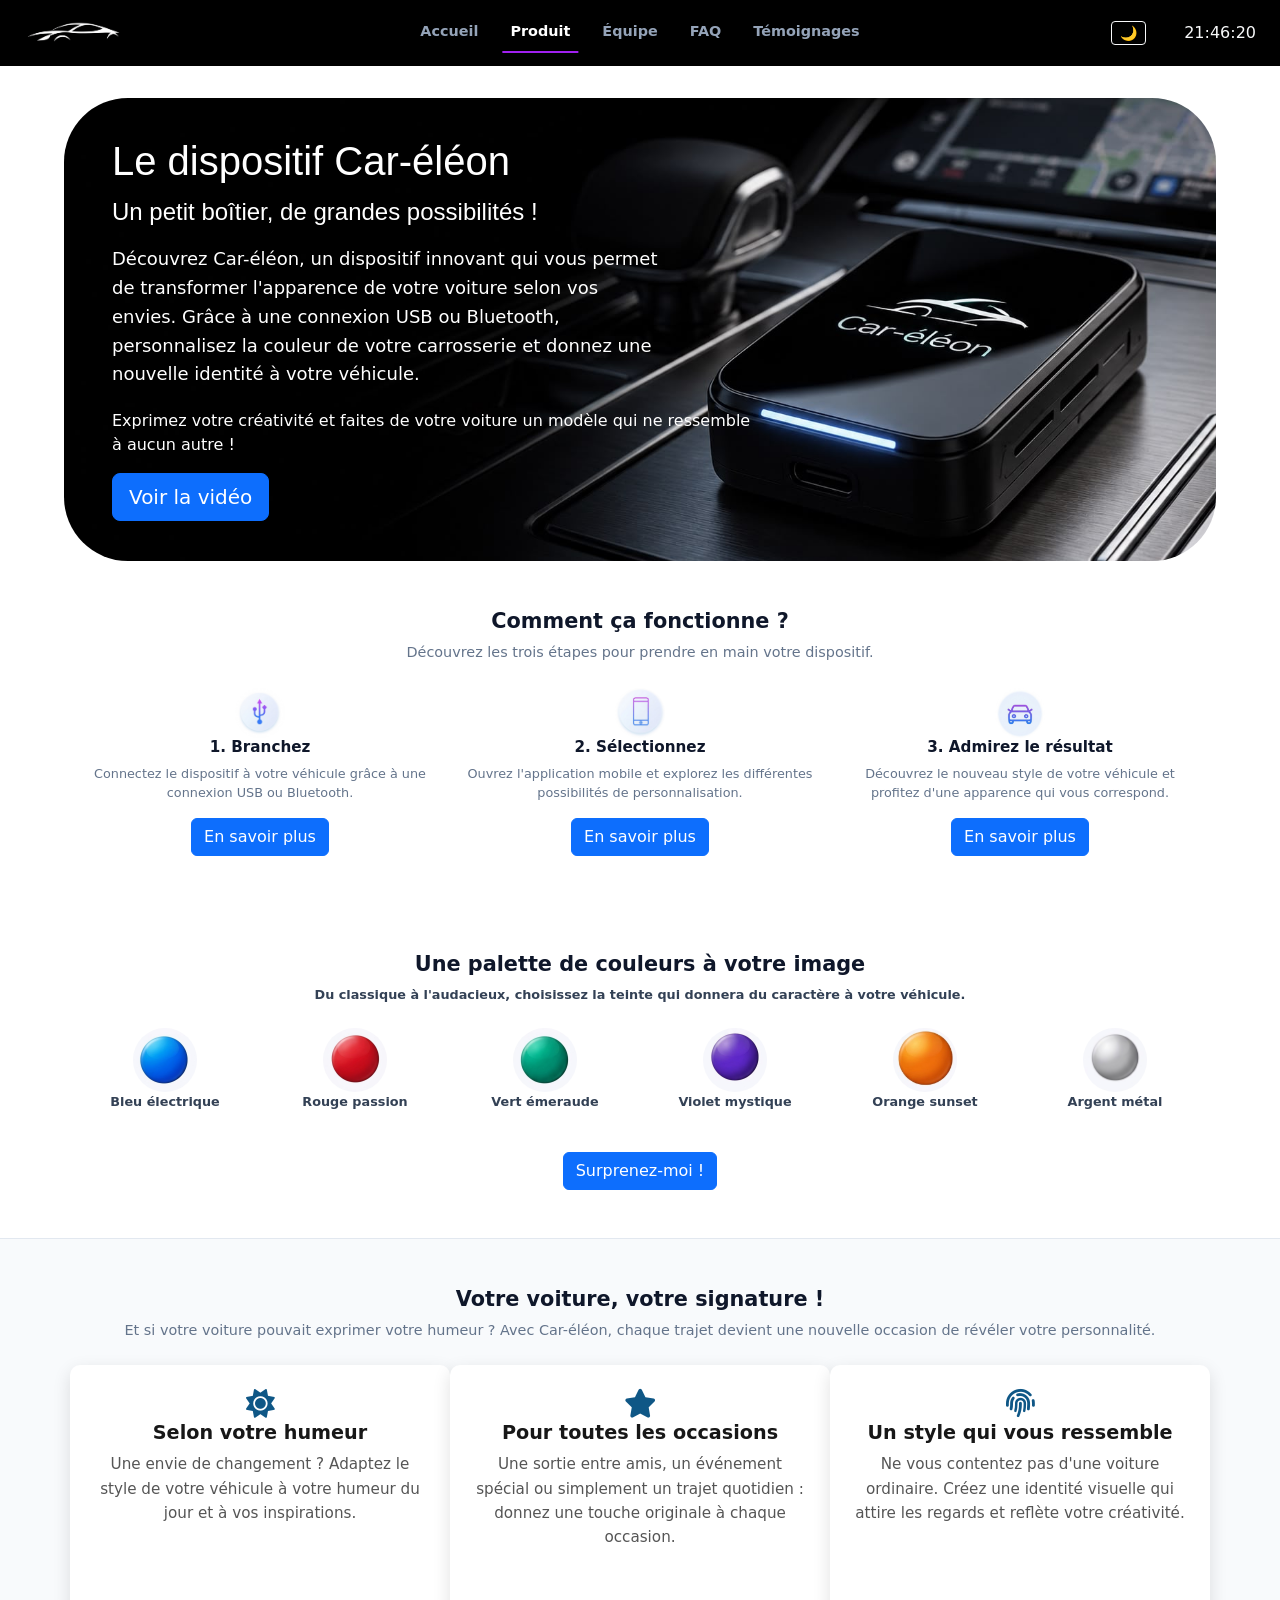
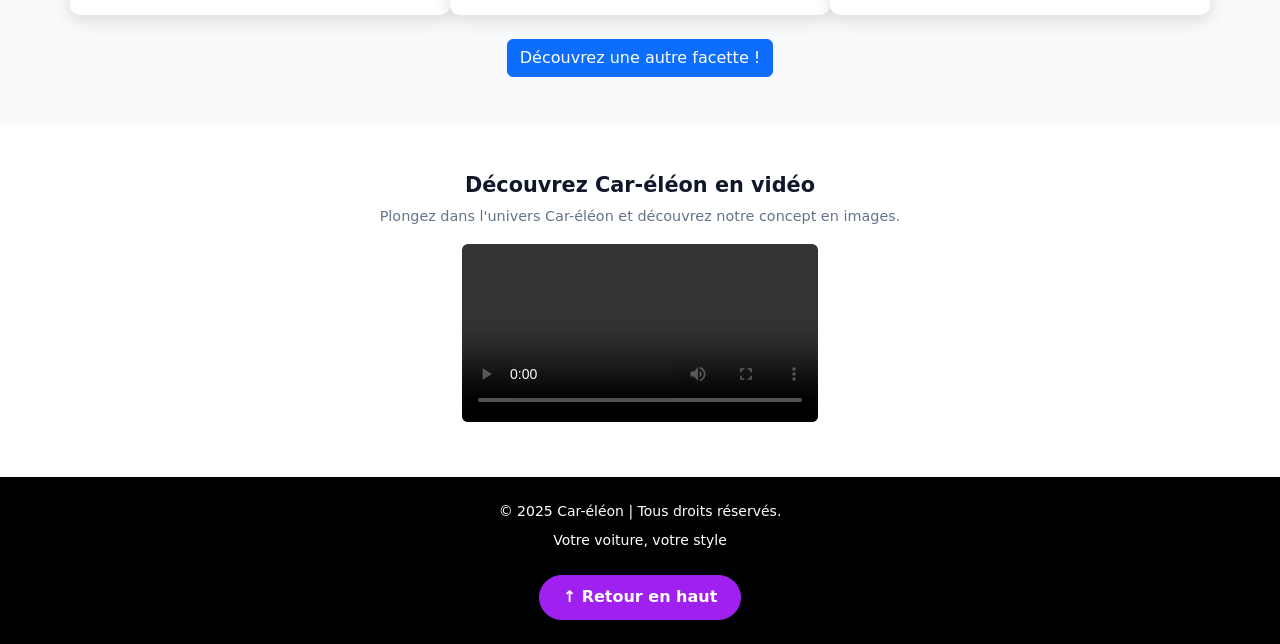
<file: produit.html>
<!DOCTYPE html> 
<html lang="fr"> 



 <head> <!-- Contient les informations techniques de la page -->
   <!-- Permet d'afficher correctement les accents -->
   <meta charset="UTF-8">

   <!-- Permet à la page de s'adapter aux écrans des téléphones, tablettes et ordinateurs -->
   <meta name="viewport" content="width=device-width, initial-scale=1.0">

   <!-- Titre affiché dans l'onglet du navigateur -->
   <title>Car-éléon | Produit</title> 

   <!-- Lier à ma page bootstrap -->
   <link href="https://cdn.jsdelivr.net/npm/bootstrap@5.3.3/dist/css/bootstrap.min.css" rel="stylesheet">

   <!-- Importation de Font Awesome pour les icônes -->
   <link rel="stylesheet" href="https://cdnjs.cloudflare.com/ajax/libs/font-awesome/6.7.2/css/all.min.css">

    <!-- Relie la page HTML à ma propre feuille de style CSS -->
    <link href="css/style.css" type="text/css" rel="stylesheet">

</head>




<!-- Début du contenu visible de la page -->
<body id="haut" onload="UpdateClock()" onunload="KillClock()">
   
    <!-- Élément header : contient l'en-tête commun du site -->
    <header>


        <!-- Barre de navigation avec fond noir responsive -->
        <!-- navbar-dark : adapte les couleurs du menu pour un fond sombre -->
        <nav class="navbar navbar-expand-lg bg-black navbar-dark">


            <!-- container-fluid : occupe toute la largeur disponible -->
            <!-- px-4 : ajoute un espacement horizontal intérieur -->
            <div class="container-fluid px-4">


                <!-- Le logo de l'entreprise avec lien vers la page d'accueil -->
                <a href="index.html">


                    <!-- Affiche le logo de Car-éléon -->
                    <!-- object-fit-contain : conserve les proportions de l'image -->
                    <img src="images/logocareleon.png"
                         alt="Logo Car-éléon"
                         width="100"
                         height="50"
                         class="object-fit-contain">

                </a>


                <!-- Bouton burger affiché sur les petits écrans -->
                <!-- navbar-toggler : crée le bouton de navigation mobile -->
                <!-- data-bs-toggle="collapse" : permet d'ouvrir et de fermer le menu -->
                <!-- data-bs-target="#menu" : indique que le bouton contrôle l'élément ayant l'identifiant menu -->
                <button class="navbar-toggler"
                        type="button"
                        data-bs-toggle="collapse"
                        data-bs-target="#menu">

                    <!-- Affiche l'icône du menu burger de Bootstrap -->
                    <span class="navbar-toggler-icon"></span>

                </button>


                <!-- Menu de navigation -->
                <!-- collapse : permet de masquer ou afficher le menu sur les petits écrans -->
                <!-- navbar-collapse : applique le comportement de navigation Bootstrap -->
                <!-- id="menu" : permet au bouton burger de contrôler cette partie -->
                <div class="collapse navbar-collapse" id="menu">

                    <!-- navbar-nav : applique la présentation d'une liste de navigation -->
                    <!-- mx-auto : centre horizontalement le menu -->
                    <!-- gap-lg-3 : ajoute un espace entre les liens sur les grands écrans -->
                    <!-- id="liens-menu" : permet au fichier JavaScript d'ajouter automatiquement les liens des pages -->
                    <ul class="navbar-nav mx-auto gap-lg-3" id="liens-menu"></ul>

                </div>


           <!-- Horloge positionnée à droite -->
           <form id="theClock" class="ms-3 mb-0 d-flex align-items-center">

           <button type="button"
           id="darkModeToggle"
           class="btn btn-sm btn-outline-light me-2"
           onclick="toggleDisplayMode()"
           aria-label="Activer le mode sombre"
           aria-pressed="false">🌙</button>

           <!-- Champ qui affiche l'heure -->
           <input type="text"
           id="theTime"
           class="form-control-plaintext text-light text-end p-0 m-0"
           value="--:--:--"
           size="8"
           readonly>

            </form>


            </div>
        </nav>

    </header>


    

    <!-- SECTION 1 : BANNIÈRE DE PRÉSENTATION DU DISPOSITIF -->

    <!-- section : crée la première partie de présentation -->
    <!-- banniere et banniere-produit : classes personnelles définies dans mon CSS -->
    <!-- d-flex : utilise Flexbox pour organiser les éléments -->
    <!-- align-items-center : centre verticalement le contenu -->
    <!-- text-white : affiche le texte en blanc -->
    <!-- aria-labelledby : associe la section à son titre principal pour l'accessibilité -->
    <section class="banniere banniere-produit d-flex align-items-center text-white arrondi"
             aria-labelledby="titre-produit">


        <!-- Bloc contenant les textes de présentation -->
        <!-- texte-banniere : classe personnelle définie dans mon CSS -->
        <!-- d-flex : active Flexbox -->
        <!-- flex-column : organise les éléments verticalement -->
        <!-- align-items-start : aligne les éléments au début du bloc -->
        <!-- ms-3 : ajoute une marge à gauche sur les petits écrans -->
        <!-- ms-md-5 : augmente cette marge à partir des écrans moyens -->
        <div class="texte-banniere d-flex flex-column align-items-start ms-3 ms-md-5">


            <!-- Titre principal de la section -->
            <!-- id="titre-produit" : permet de relier le titre à la section grâce à aria-labelledby -->
            <h1 id="titre-produit">Le dispositif Car-éléon</h1>


            <!-- Sous-titre : présente le slogan du dispositif -->
            <!-- slogan : classe personnelle définie dans mon CSS -->
            <h2 class="slogan">Un petit boîtier, de grandes possibilités !</h2>


            <!-- Premier paragraphe : explique le fonctionnement et l'objectif du dispositif -->
            <!-- description-banniere : classe personnelle définie dans mon CSS -->
            <p class="description-banniere">
                Découvrez Car-éléon, un dispositif innovant qui vous permet
                de transformer l'apparence de votre voiture selon vos envies.
                Grâce à une connexion USB ou Bluetooth, personnalisez la couleur
                de votre carrosserie et donnez une nouvelle identité à votre véhicule.
            </p>


            <!-- Deuxième paragraphe : met en valeur les possibilités de personnalisation -->
            <!-- accroche-banniere : classe personnelle définie dans mon CSS -->
            <p class="accroche-banniere">
                Exprimez votre créativité et faites de votre voiture
                un modèle qui ne ressemble à aucun autre !
            </p>


            <!-- Bouton qui dirige l'utilisateur vers la section vidéo -->
            <!-- href="#video" : renvoie vers l'élément qui possède id="video" -->
            <!-- btn : applique le style de base d'un bouton Bootstrap -->
            <!-- btn-primary : applique la couleur principale de Bootstrap -->
            <!-- btn-lg : augmente la taille du bouton -->
            <a href="#video" class="btn btn-primary btn-lg">Voir la vidéo</a>


        </div>
    </section>





<!-- SECTION 2 : COMMENT ÇA FONCTIONNE ? -->
<section class="fonctionnement py-5">

    <div class="container">

        <h2 class="text-center">Comment ça fonctionne ?</h2>

        <p class="intro-section text-center mb-4">
            Découvrez les trois étapes pour prendre en main votre dispositif.
        </p>

        <div class="etapes row g-4 justify-content-center">

            <!-- Étape 1 -->
            <div class="etape col-12 col-md-4 text-center">

                <img src="images/uspb.jpg" alt="Branchement USB" class="img-fluid">

                <h3>1. Branchez</h3>

                <p>
                    Connectez le dispositif à votre véhicule
                    grâce à une connexion USB ou Bluetooth.
                </p>

                <button class="btn btn-primary"
                        onclick="afficherDetailEtape(1)">
                    En savoir plus
                </button>

                <!-- Explication supplémentaire -->
                <div id="detail-etape-1" class="mt-3 d-none">
                    <p>
                        Le dispositif se branche facilement dans votre
                        véhicule. Il permet d'établir une connexion
                        avec votre application mobile pour commencer
                        la personnalisation.
                    </p>
                </div>

            </div>



            <!-- Étape 2 -->
            <div class="etape col-12 col-md-4 text-center">

                <img src="images/smartphone.jpg" alt="Application mobile" class="img-fluid">

                <h3>2. Sélectionnez</h3>

                <p>
                    Ouvrez l'application mobile et explorez
                    les différentes possibilités de personnalisation.
                </p>

                <button class="btn btn-primary"
                        onclick="afficherDetailEtape(2)">
                    En savoir plus
                </button>

                <!-- Explication supplémentaire -->
                <div id="detail-etape-2" class="mt-3 d-none">
                    <p>
                        Parcourez la palette de couleurs proposée
                        dans l'application. Choisissez votre teinte
                        préférée et personnalisez votre véhicule
                        selon vos envies.
                    </p>

                  <img src="images/application.png"
                  alt="Aperçu de l'application Car-éléon"
                  class="img-fluid mt-2 image-interactive">

                </div>

            </div>



            <!-- Étape 3 -->
            <div class="etape col-12 col-md-4 text-center">

                <img src="images/voiture.jpg" alt="Voiture personnalisée" class="img-fluid">

                <h3>3. Admirez le résultat</h3>

                <p>
                    Découvrez le nouveau style de votre véhicule
                    et profitez d'une apparence qui vous correspond.
                </p>

                <button class="btn btn-primary"
                        onclick="afficherDetailEtape(3)">
                    En savoir plus
                </button>

                <!-- Explication supplémentaire -->
                <div id="detail-etape-3" class="mt-3 d-none">
                    <p>
                        Une fois votre choix effectué, découvrez
                        le résultat de votre personnalisation.
                        Votre véhicule adopte un style original
                        qui reflète votre personnalité.
                    </p>
                </div>

            </div>

        </div>

    </div>
</section>




<!-- SECTION 3 : LES COULEURS DISPONIBLES -->
<div class="couleurs-produit py-5">

    <div class="container">

        <h2 class="text-center">Une palette de couleurs à votre image</h2>

        <p class="intro-section text-center mb-4">
            Du classique à l'audacieux, choisissez la teinte
            qui donnera du caractère à votre véhicule.
        </p>

        <ul class="row list-unstyled g-4 justify-content-center">

            <!-- Première couleur -->
            <li class="col-6 col-md-4 col-lg-2 text-center"
                onclick="afficherDetailCouleur('Bleu électrique')">

                <img src="images/bleu.jpg" alt="Bleu électrique" class="img-fluid">
                <p>Bleu électrique</p>
            </li>

            <!-- Deuxième couleur -->
            <li class="col-6 col-md-4 col-lg-2 text-center"
                onclick="afficherDetailCouleur('Rouge passion')">

                <img src="images/rouge.jpg" alt="Rouge passion" class="img-fluid">
                <p>Rouge passion</p>
            </li>

            <!-- Troisième couleur -->
            <li class="col-6 col-md-4 col-lg-2 text-center"
                onclick="afficherDetailCouleur('Vert émeraude')">

                <img src="images/vert.jpg" alt="Vert émeraude" class="img-fluid">
                <p>Vert émeraude</p>
            </li>

            <!-- Quatrième couleur -->
            <li class="col-6 col-md-4 col-lg-2 text-center"
                onclick="afficherDetailCouleur('Violet mystique')">

                <img src="images/violet.jpg" alt="Violet mystique" class="img-fluid">
                <p>Violet mystique</p>
            </li>

            <!-- Cinquième couleur -->
            <li class="col-6 col-md-4 col-lg-2 text-center"
                onclick="afficherDetailCouleur('Orange sunset')">

                <img src="images/orange.jpg" alt="Orange sunset" class="img-fluid">
                <p>Orange sunset</p>
            </li>

            <!-- Sixième couleur -->
            <li class="col-6 col-md-4 col-lg-2 text-center"
                onclick="afficherDetailCouleur('Argent métal')">

                <img src="images/argent.jpg" alt="Argent métal" class="img-fluid">
                <p>Argent métal</p>
            </li>

        </ul>

        <!-- Zone d'affichage du résultat -->
        <div id="detail-couleur" class="text-center mt-3"></div>

        <!-- Bouton pour choisir une couleur au hasard -->
        <div class="text-center mt-4">

            <button class="btn btn-primary"
                    onclick="surprendreCouleur()">

                Surprenez-moi !

            </button>

        </div>

    </div>
</div>




<!-- SECTION 4 : UNE EXPÉRIENCE AUTOMOBILE UNIQUE -->
<section class="fonctionnement avantages py-5">

    <div class="container">

        <h2 class="text-center">Votre voiture, votre signature !</h2>

        <p class="intro-section text-center mb-4">
            Et si votre voiture pouvait exprimer votre humeur ?
            Avec Car-éléon, chaque trajet devient une nouvelle occasion
            de révéler votre personnalité.
        </p>

        <div class="etapes row g-4 justify-content-center">

            <!-- Expérience 1 -->
            <div class="etape carte-avantage col-12 col-md-4 text-center p-4">

                <i class="fa-solid fa-sun icone-avantage"></i>

                <h3 id="titre-1">Selon votre humeur</h3>

                <p id="texte-1">
                    Une envie de changement ? Adaptez le style de votre
                    véhicule à votre humeur du jour et à vos inspirations.
                </p>

            </div>

            <!-- Expérience 2 -->
            <div class="etape carte-avantage col-12 col-md-4 text-center p-4">

                <i class="fa-solid fa-star icone-avantage"></i>

                <h3 id="titre-2">Pour toutes les occasions</h3>

                <p id="texte-2">
                    Une sortie entre amis, un événement spécial ou
                    simplement un trajet quotidien : donnez une touche
                    originale à chaque occasion.
                </p>

            </div>

            <!-- Expérience 3 -->
            <div class="etape carte-avantage col-12 col-md-4 text-center p-4">

                <i class="fa-solid fa-fingerprint icone-avantage"></i>

                <h3 id="titre-3">Un style qui vous ressemble</h3>

                <p id="texte-3">
                    Ne vous contentez pas d'une voiture ordinaire.
                    Créez une identité visuelle qui attire les regards
                    et reflète votre créativité.
                </p>

            </div>

        </div>

        <!-- Bouton pour découvrir d'autres facettes de Car-éléon -->
        <div class="text-center mt-4">

            <button class="btn btn-primary"
                    id="bouton-experiences"
                    onclick="changerExperiences()">

                Découvrez une autre facette !

            </button>

        </div>

    </div>
</section>




<!-- SECTION 5 : VIDÉO DE PRÉSENTATION -->
<section class="fonctionnement video-produit py-5" id="video">

    <div class="container text-center">

        <!-- Titre de la section vidéo -->
        <h2>Découvrez Car-éléon en vidéo</h2>

        <!-- Texte de présentation -->
        <p class="intro-section">
            Plongez dans l'univers Car-éléon et découvrez
            notre concept en images.
        </p>

        <!-- Centrer et réduire la vidéo -->
        <div class="row justify-content-center">

            <div class="col-8 col-md-6 col-lg-4">

                <!-- Vidéo personnelle -->
                <video
                    class="w-100 rounded"
                    controls
                    playsinline
                    preload="metadata">

                    <source src="videos/presentation.mp4" type="video/mp4">

                </video>

            </div>

        </div>

    </div>

</section>




<!-- Pied de page commun à toutes les pages -->
    <footer class="footer bg-black text-white py-4 mt-0">

     <div class="container">

        <div class="row align-items-center">

          <!-- Informations Car-éléon à gauche -->
          <div class="col-12 text-center mb-3 mb-lg-0">
            <p class="mb-2">
               © 2025 Car-éléon | Tous droits réservés.
            </p>

            <p class="mb-0">
             Votre voiture, votre style
            </p>

         </div>

         <!-- Bouton retour en haut -->
         <div class="text-center mt-4">
            <a href="#haut" class="btn btn-retour-haut">
              ↑ Retour en haut
            </a>
         </div>

       </div>
     </div> 
   </footer>
   



  <script src="https://cdn.jsdelivr.net/npm/bootstrap@5.3.3/dist/js/bootstrap.bundle.min.js"></script>
  <script src="scripts/script.js"></script>


</body>
</html>
</file>
<file: css/style.css>
/*  Entete - nav-bar : NAVIGATION  */
/* Mode sombre */ 
/* Couleurs communes et composants qui utilisent des fonds explicites */
body {
    background-color: #ffffff;
    color: #212529;
    transition: background-color 0.2s ease, color 0.2s ease;
}


/* Applique un fond sombre et un texte clair lorsque le mode sombre est activé */
body.dark-mode {
    background-color: #1f1f1f !important;
    color: #f8f9fa;
}


/* Adapte les fonds des principales sections au mode sombre */
body.dark-mode .bg-light,
body.dark-mode .troisavantages,
body.dark-mode .couleurs-acceuil,
body.dark-mode .fonctionnement,
body.dark-mode .couleurs-produit,
body.dark-mode .video-produit,
body.dark-mode .avantages,
body.dark-mode .section-avis {
    background-color: #1f1f1f !important;
    color: #f8f9fa;
}


/* Assombrit les cartes tout en conservant un texte clair */
body.dark-mode .carte-avantage,
body.dark-mode .avantages .carte-avantage,
body.dark-mode .carte-avis,
body.dark-mode .card {
    background-color: #2b2b2b !important;
    color: #f8f9fa;
}


/* Modifie le fond et le texte de la section Notre vision */
body.dark-mode .notre-vision {
    background: #292929;
    color: #f8f9fa;
}


/* Éclaircit les paragraphes pour améliorer leur lisibilité en mode sombre */
body.dark-mode .couleurs-acceuil p,
body.dark-mode .fonctionnement .intro-section,
body.dark-mode .fonctionnement .etape p,
body.dark-mode .couleurs-produit p,
body.dark-mode .avantages .carte-avantage p,
body.dark-mode .card-text,
body.dark-mode .carte-avis .commentaire {
    color: #d7d7d7;
}


/* Adapte la couleur des titres au mode sombre */
body.dark-mode .fonctionnement h2,
body.dark-mode .fonctionnement .etape h3,
body.dark-mode .couleurs-produit h2,
body.dark-mode .card-title,
body.dark-mode .adresse h2,
body.dark-mode .carte-avis .date-client {
    color: #f8f9fa;
}


/* Personnalise le message d'information du diaporama en mode sombre */
body.dark-mode .couleurs-acceuil .alert {
    background-color: #33233d;
    color: #f8f9fa;
}


/* Personnalise la question ouverte de la FAQ en mode sombre */
body.dark-mode #faqAccordion .accordion-button:not(.collapsed) {
    background-color: #33233d;
    color: #d9a7ff;
}


/* Assombrit les questions et les réponses de la FAQ */
body.dark-mode #faqAccordion .accordion-button,
body.dark-mode #faqAccordion .accordion-body {
    background-color: #2b2b2b;
    color: #f8f9fa;
}


/* Assombrit les bordures des questions de la FAQ */
body.dark-mode #faqAccordion .accordion-item {
    border-color: #555;
}


/* Adapte les champs de saisie au mode sombre */
body.dark-mode input.form-control,
body.dark-mode textarea.form-control {
    background-color: #2b2b2b;
    color: #f8f9fa;
    border-color: #666;
}


/* Éclaircit le texte indicatif des champs de saisie */
body.dark-mode input.form-control::placeholder,
body.dark-mode textarea.form-control::placeholder {
    color: #adb5bd;
}


/* Heure */ 
/* Bouton placé juste à gauche de l'horloge */
#darkModeToggle {
    line-height: 1;
}

/* Ajuste la largeur de l'horloge selon son contenu */
#theTime {
    width: auto;
}




/* Liens des pages */
/* Définit la couleur, la taille et l'épaisseur des liens de navigation */
.navbar .nav-link {
    color: #94a3b8;  /* Gris bleuté quand le lien n'est pas actif */
    font-size: 0.9rem; /* Taille du texte */
    font-weight: 600;  /* Texte légèrement en gras */
}


/* Survol et page en cours : lien en blanc */
.navbar .nav-link:hover,
.navbar .nav-link.active {
    color: #ffffff;    
}


/* Page en cours : trait violet sous le lien */
.navbar .nav-link.active {
    border-bottom: 2px solid #A020F0; 
}


/* LIENS AU CENTRE DE LA BARRE (ordinateur) */
/* Ce bloc ne s'applique que sur les écrans de 992 px ou plus.
   En dessous, le menu burger garde son fonctionnement normal. */
@media (min-width: 992px) {

  .navbar .navbar-collapse {
    position: absolute;            /* Sort le menu du flux : le logo ne le pousse plus */
    left: 50%;                     /* Place le bord gauche du menu au milieu de la barre */
    transform: translateX(-50%);   /* Recule le menu de la moitié de sa largeur : il est pile centré */
    flex-grow: 0;                  /* Empêche le menu de s'étirer sur toute la largeur */
  }

}





/* Section 1 BANNIÈRES */
/* Mise en forme commune à toutes les bannières */
.banniere {
    min-height: 50vh;
    padding: 40px 0;
    background-position: center;
    background-size: cover;
    background-repeat: no-repeat;
    box-sizing: border-box;
}


/* Images différentes selon la page */
.banniere-accueil {
    background-image: url("../images/voitureaccueil.jpeg");
}

.banniere-produit {
    background-image: url("../images/boitier.jpg");
}

/* Image page Équipe */
.banniere-equipe {
    background-image: url("../images/equipe.png");
}

/* Image page Témoignages */
.banniere-temoignages {
    background-image: url("../images/voitureavis.png");
}

.banniere-faq {
    background-image: url("../images/fondfaq.png");
}


/* Arrondit les coins des bannières et masque les débordements */
.arrondi {
    border-radius: 4rem;
    margin: 2em clamp(1rem, 5vw, 8em) 0;
    overflow: hidden;
}



/* section 1 banniere : Bloc de texte commun */
/* Définit la largeur maximale du bloc de texte des bannières */
.texte-banniere {
    width: 100%;
    max-width: 650px;
    min-width: 0;
    box-sizing: border-box;
}


/* Adapte la taille du titre principal à la largeur de l'écran */
.texte-banniere h1 {
    font-size: clamp(1.75rem, 4vw, 2.5rem);
    line-height: 1.15;
    margin-bottom: 12px;
    font-family: Orbitron, sans-serif;
    overflow-wrap: break-word;
}


/* Adapte la taille du slogan à la largeur de l'écran */
.slogan {
    font-size: clamp(1.15rem, 2.5vw, 1.5rem);
    line-height: 1.3;
    margin-bottom: 18px;
    font-family: Montserrat, sans-serif;
    overflow-wrap: break-word;
}


/* Limite la largeur et améliore la lisibilité du texte de présentation */
.description-banniere {
    max-width: 550px;
    font-size: clamp(1rem, 1.5vw, 1.125rem);
    line-height: 1.6;
    margin: 0 0 20px;
    overflow-wrap: break-word;
}


/* Met en forme la phrase complémentaire de la page Équipe */
.accroche-banniere {
    font-size: clamp(0.95rem, 1.4vw, 1rem);
    line-height: 1.5;
    margin-top: 0;
    overflow-wrap: break-word;
}



/* ADAPTATION AUX TÉLÉPHONES*/
@media (max-width: 767.98px) {

    /* La bannière peut grandir si le texte prend plus de place */
    .banniere {
        min-height: 55vh;
        height: auto;
        padding: 32px 0;
    }

    /* Réduit les espaces sur les petits écrans */
    .texte-banniere {
        max-width: 100%;
    }

    /* Évite les marges trop importantes sur téléphone */
    .texte-banniere h1 {
        margin-bottom: 10px;
    }

    .slogan {
        margin-bottom: 14px;
    }

    /* Le bouton reste dans la largeur disponible */
    .banniere .btn {
        max-width: 100%;
        white-space: normal;
    }
}






/* Page d'accueil */
/* STYLE COMMUN AUX TROIS BOUTONS */
/* Harmonise l'apparence des boutons Technologie, Achat et Retour en haut */
.btn-technologie,
.btn-achat,
.btn-retour-haut {
    display: inline-flex;
    align-items: center;
    justify-content: center;
    gap: 8px;

    font-family: inherit;
    font-size: 1rem;
    font-weight: 600;
    line-height: 1.5;

    color: white;
    background-color: #A020F0;
    border: 1px solid #A020F0;
    border-radius: 2rem;

    padding: 0.8rem 1.8rem;
    text-decoration: none;


/* Rend progressifs les changements de couleur et de position */
    transition: background-color 0.3s ease,
                transform 0.3s ease;
}


/* EFFET AU SURVOL DES TROIS BOUTONS */
.btn-technologie:hover,
.btn-achat:hover,
.btn-retour-haut:hover {
    color: white;
    background-color: #8018C0;
    border-color: #8018C0;
    transform: translateY(-2px);
}


/* ICÔNE DU PANIER */
.btn-achat i {
    font-size: 1.2rem;
}


/* BOUTON RETOUR EN HAUT */

.btn-retour-haut {
    padding: 0.6rem 1.4rem;
}



/* Section 2 Page acceuil : Les avantages de Car-éléon */
/* Fond de la section */
.troisavantages,
.couleurs-acceuil,
.notre-vision {
    font-family: Helvetica, Arial, sans-serif;
}


/* TITRES DES SECTIONS */
.troisavantages h2,
.couleurs-acceuil h2,
.notre-vision h2 {
    color: #A020F0;
    font-size: 36px;
    font-weight: 700;
    margin-bottom: 25px;
}


/* SECTIONS 2 ET 3 */
.troisavantages,
.couleurs-acceuil {
    background-color: white;
}


/* SECTION 2 : AVANTAGES */
.troisavantages {
    padding: 60px 20px;
}

.carte-avantage {
    background-color: #F4F7FA;
    color: #24364B;
    padding: 40px 25px;
    min-height: 250px;
    border-radius: 16px;
    box-shadow: 0 6px 18px rgba(0, 0, 0, 0.12);
    transition: transform 0.3s ease, box-shadow 0.3s ease;
}

.carte-avantage img {
    width: 75px;
    height: 75px;
    object-fit: contain;
}

.carte-avantage p {
    font-size: 18px;
    line-height: 1.5;
    margin-bottom: 0;
}


@media (hover: hover) {
    .carte-avantage:hover {
        transform: translateY(-5px);
        box-shadow: 0 12px 25px rgba(0, 0, 0, 0.18);
    }
}


/* SECTION 3 page accueil : COULEURS */
.couleurs-acceuil {
    padding: 60px 20px;
}

.couleurs-acceuil h2 {
    margin-bottom: 15px;
}

.couleurs-acceuil p {
    color: #24364B;
    font-size: 18px;
    line-height: 1.5;
}

.couleurs-acceuil .alert {
    max-width: 600px;
    border: 2px solid #A020F0;
    border-radius: 12px;
    background-color: #f8f0ff;
    color: #24364B;
}

.diaporama-voiture {
    display: block;
    width: 50%;
    height: 250px;
    object-fit: contain;
    margin: 0 auto;
    cursor: pointer;
    border-radius: 20px; /* Coins arrondis */
    transition: transform 0.3s ease;
}

@media (hover: hover) {
    .diaporama-voiture:hover {
        transform: scale(1.05);
    }
}


/* SECTION 4 page acceuil : NOTRE VISION */
.notre-vision {
    background: linear-gradient(135deg, #F5F5F8, #E8E8EF);
    color: #24364B;
    padding: 60px 20px;
    margin: 0;
}

.notre-vision .surtitre-vision {
    color: #A020F0;
    font-size: 18px;
    font-weight: 600;
    letter-spacing: 2px;
    margin-bottom: 15px;
}

.notre-vision p:not(.surtitre-vision) {
    font-size: 18px;
    line-height: 1.5;
}

.image-vision {
    display: block;
    width: 100%;
    max-height: 400px;
    object-fit: cover;
    border-radius: 16px;
    box-shadow: 0 6px 18px rgba(0, 0, 0, 0.12);
}

/* BOUTON */
.btn-vision {
    background-color: #A020F0;
    color: white;
    border: 1px solid #A020F0;
    border-radius: 8px;
    padding: 12px 25px;
    font-size: 16px;
    font-weight: 600;
    text-decoration: none;
    transition: background-color 0.3s ease;
}

.btn-vision:hover {
    background-color: #8018C0;
    border-color: #8018C0;
    color: white;
}

/* ADAPTATION AUX TÉLÉPHONES */
@media (max-width: 767.98px) {
    .troisavantages,
    .couleurs-acceuil,
    .notre-vision {
        padding: 40px 15px;
    }

    .troisavantages h2,
    .couleurs-acceuil h2,
    .notre-vision h2 {
        font-size: 28px;
    }

    .carte-avantage {
        min-height: 200px;
        padding: 30px 20px;
    }

    .carte-avantage img {
        width: 65px;
        height: 65px;
    }

    .carte-avantage p {
        font-size: 17px;
    }

    .couleurs-acceuil p,
    .notre-vision p:not(.surtitre-vision) {
        font-size: 16px;
    }

    .diaporama-voiture {
        width: 90%;
        height: 180px;
    }

    .notre-vision .surtitre-vision {
        font-size: 16px;
    }

    .image-vision {
        max-height: 280px;
    }
}






/* PAGE PRODUIT */
/* Section 2 page produit : Comment ça fonctionne ? */
/* Fond blanc de la section */
.fonctionnement {
    background-color: white;
}

/* Style du titre */
.fonctionnement h2 {
    font-size: 1.3rem; /* Taille du titre */
    font-weight: 700; /* Titre en gras */
    color: #0f172a; /* Couleur bleu foncé */
}

/* Style du petit texte d'introduction */
.intro-section {
    font-size: 0.9rem; /* Texte assez petit */
    color: #64748b; /* Gris bleuté */
    line-height: 1.5; /* Espace entre les lignes */
}

/* Taille des images des étapes */
.fonctionnement .etape img {
    width: 50px; /* Largeur de l'image */
    height: 50px; /* Hauteur de l'image */
    border-radius: 50%;
    object-fit: cover;
     /* Garde l'image sans la déformer */
}

/* Style des titres des étapes */
.fonctionnement .etape h3 {
    font-size: 0.95rem; /* Taille du sous-titre */
    font-weight: 700; /* Texte en gras */
    color: #0f172a; /* Bleu foncé */
}

/* Style des explications sous les étapes */
.fonctionnement .etape p {
    font-size: 0.8rem; /* Taille du texte */
    color: #64748b; /* Gris bleuté */
    line-height: 1.5; /* Rend le texte plus facile à lire */
}

/* Image de l'application Car-éléon */
img.image-interactive {
    display: block;
    width: 100% !important;
    max-width: 900px !important;
    height: auto !important;
    margin: 15px auto;
    border-radius: 10px !important;
    object-fit: contain;

    /* Rend la rotation et l'ombre progressives */
    transition: transform 0.4s ease, box-shadow 0.4s ease;

    /* Indique que l'image est interactive */
    cursor: pointer;

    /* Ombre discrète au repos */
    box-shadow: 0 2px 8px rgba(0, 0, 0, 0.10);
}

/* Rotation et ombre lorsque la souris passe sur l'image */
img.image-interactive.rotation {
    transform: rotate(3deg);
    box-shadow: 0 8px 20px rgba(0, 0, 0, 0.25);
}



/* Section 3 page produit : Les couleurs disponibles */
/* Fond et bordure de la section */
.couleurs-produit {
    background-color: white; /* Fond blanc */
    border-bottom: 1px solid #e2e8f0; /* Fine ligne en bas */
}

/* Style du titre */
.couleurs-produit h2 {
    font-size: 1.3rem; /* Taille du titre */
    font-weight: 700; /* Titre en gras */
    color: #0f172a; /* Bleu foncé */
}

/* Affichage des images des couleurs */
.couleurs-produit img {
    width: 64px; /* Largeur de l'image */
    height: 64px; /* Hauteur de l'image */
    border-radius: 50%; /* Donne une forme ronde */
    object-fit: cover; /* Remplit le cercle sans déformer */
}

/* Style des noms des couleurs */
.couleurs-produit p {
    font-size: 0.8rem; /* Taille du texte */
    font-weight: 600; /* Texte légèrement en gras */
    color: #334155; /* Gris foncé */
}


/* Section 4 page produit : Une expérience automobile unique */
/* Fond légèrement gris pour cette section */
.avantages {
    background-color: #f8fafc;
}

/* Apparence des trois cartes */
.avantages .carte-avantage {
    background-color: white; /* Fond blanc */
    border-radius: 10px; /* Coins arrondis */
}

/* Style des icônes */
.icone-avantage {
    font-size: 1.8rem; /* Taille des icônes */
    color: #0f5786; /* Couleur bleue */
}

/* Style des titres des cartes */
.avantages .carte-avantage h3 {
    font-size: 1.2rem; /* Taille du titre */
    font-weight: bold; /* Titre en gras */
    color: #171717; /* Presque noir */
}

/* Style des textes des cartes */
.avantages .carte-avantage p {
    font-size: 0.95rem; /* Taille du texte */
    color: #555; /* Gris foncé */
    line-height: 1.6; /* Espace entre les lignes */
}


/* Adaptation aux téléphones */
@media (max-width: 576px) {
    img.image-application {
        max-width: 100%;
        margin: 15px auto;
    }
}


/* Section 5 page produit : Vidéo de présentation */
/* Fond blanc derrière la vidéo */
.video-produit {
    background-color: white;
}/* Footer commun à toutes les pages */
.footer {
    font-size: 14px;
}



/* PAGE EQUIPE  */
/* Section 2 : menbre des équipes */
/* Sélectionne les photos des membres */
.card-img-top {
    height: 250px; /* Définit la hauteur des photos à 250 pixels */
    object-fit: cover; /* Remplit l'espace sans déformer les photos */
}

/* Sélectionne les titres des cartes */
.card-title {
    font-size: 21px; /* Définit la taille du texte à 21 pixels */
    color: #0f1b2d; /* Définit la couleur du titre */
    margin-bottom: 8px; /* Ajoute un espace sous le titre */
}


/* Sélectionne les rôles des membres */
.role {
    color: #A020F0; /* Donne une couleur orange au rôle */
    font-weight: bold; /* Met le texte en gras */
    margin-bottom: 12px; /* Ajoute un espace sous le rôle */
}


/* Sélectionne les descriptions des membres */
.card-text {
    font-size: 14px; /* Définit la taille du texte à 14 pixels */
    line-height: 1.6; /* Augmente l'espace entre les lignes */
}


/* Ajoute une animation aux cartes */
.card {
    transition: transform 0.3s, box-shadow 0.3s; /* Rend les changements progressifs pendant 0,3 seconde */
}


/* Définit l'apparence des cartes au passage de la souris */
.card:hover {
    transform: translateY(-5px); /* Déplace légèrement la carte vers le haut */
    box-shadow: 0 8px 18px rgba(0, 0, 0, 0.15) !important; /* Ajoute une ombre autour de la carte */
}


/* Sélectionne les images des icônes e-mail dans les cartes */
.zone-email {
    display: flex; /* Utilise Flexbox pour organiser le contenu */
    justify-content: center; /* Centre le bouton horizontalement */
    align-items: center; /* Centre le bouton verticalement */
    margin-top: 20px; /* Ajoute un espace au-dessus du bouton */
}

/* Style du bouton enveloppe */
.bouton-email {
    display: inline-flex; /* Permet de centrer l'icône dans le bouton */
    justify-content: center; /* Centre l'icône horizontalement */
    align-items: center; /* Centre l'icône verticalement */

    width: 52px; /* Définit la largeur du bouton */
    height: 52px; /* Définit la hauteur du bouton */

    background-color: #A020F0; /* Définit la couleur violette du fond */
    color: #ffffff; /* Définit la couleur blanche de l'icône */

    border: 2px solid #A020F0; /* Ajoute une bordure violette */
    border-radius: 50%; /* Donne une forme circulaire au bouton */

    font-size: 25px; /* Définit la taille de l'icône */
    text-decoration: none; /* Supprime le soulignement du lien */

    transition: all 0.3s ease; /* Rend les changements plus fluides */
}

/* Effet appliqué lorsque la souris passe sur le bouton */
.bouton-email:hover {
    background-color: #8018C0; /* Assombrit le fond */
    border-color: #8018C0; /* Assombrit la bordure */
    color: #ffffff; /* Garde l'icône en blanc */

    transform: translateY(-4px) scale(1.08); /* Déplace légèrement le bouton vers le haut et l'agrandit */

    box-shadow: 0 5px 15px rgba(160, 32, 240, 0.35); /* Ajoute une ombre violette */
}

/* Style du bouton en mode clair */
body:not(.dark-mode) .bouton-email {
    background-color: #A020F0; /* Garde le fond violet */
    color: #ffffff; /* Garde l'icône blanche */
}

/* Style du bouton en mode sombre */
body.dark-mode .bouton-email {
    background-color: #A020F0; /* Définit le fond violet */
    color: #ffffff; /* Définit l'icône blanche */
    border-color: #A020F0; /* Garde la bordure violette */

    box-shadow: 0 0 12px rgba(160, 32, 240, 0.25); /* Ajoute une légère lueur violette */
}

/* Effet au survol en mode sombre */
body.dark-mode .bouton-email:hover {
    background-color: #8018C0; /* Assombrit le fond */
    color: #ffffff; /* Garde l'icône blanche */
    box-shadow: 0 0 18px rgba(160, 32, 240, 0.55); /* Renforce la lueur violette */
}

/* Adaptation du bouton aux petits écrans (téléphones) */
@media (max-width: 576px) {
    .bouton-email {
        width: 48px; /* Réduit la largeur du bouton */
        height: 48px; /* Réduit la hauteur du bouton */
        font-size: 23px; /* Réduit la taille de l'icône */
    }
}
/* PERSONNALISATION DE NOTRE LOCALISATION */
.adresse {
    width: 100%; /* La section prend toute la largeur disponible */
    text-align: center; /* Centre le contenu horizontalement */
}

/* TITRE */
.adresse h2 {
    font-size: 30px; /* Définit la taille du titre */
    font-weight: bold; /* Met le titre en gras */
    color: #000; /* Donne une couleur noire au titre */
    margin-bottom: 25px; /* Ajoute un espace sous le titre */
}

/* CARTE GOOGLE MAPS */
.adresse .map-container {
    width: 80%; /* La carte occupe 80% de la largeur */
    height: 350px; /* Définit la hauteur de la carte */
    margin: 0 auto; /* Centre la carte */
    border-radius: 30px; /* Arrondit les coins */
    overflow: hidden; /* Cache ce qui dépasse */
    box-shadow: 0 4px 15px rgba(0, 0, 0, 0.15); /* Ajoute une ombre */
    transition: box-shadow 0.4s ease, transform 0.4s ease; /* Anime les effets progressivement */
}

/* EFFET AU SURVOL EN MODE CLAIR */
.adresse .map-container:hover {
    box-shadow: 0 0 20px rgba(0, 123, 255, 0.6); /* Ajoute une ombre bleue */
    transform: scale(1.01); /* Agrandit légèrement la carte */
}

/* MODE SOMBRE */
body.dark-mode .adresse .map-container {
    box-shadow:
        0 0 15px rgba(160, 32, 240, 0.7), /* Première ombre violette */
        0 0 30px rgba(160, 32, 240, 0.5), /* Deuxième ombre violette */
        0 0 45px rgba(160, 32, 240, 0.3); /* Troisième ombre violette */
}

/* EFFET SOMBRE SUR GOOGLE MAPS */
body.dark-mode .adresse iframe {
    filter: invert(90%) hue-rotate(180deg); /* Inverse les couleurs pour créer un effet sombre */
}

/* IFRAME */
.adresse iframe {
    width: 100%; /* Prend toute la largeur du conteneur */
    height: 100%; /* Prend toute la hauteur du conteneur */
    border: none; /* Supprime la bordure */
    display: block; /* Affiche l'iframe en bloc */
}

/* RESPONSIVE : ADAPTATION AUX TÉLÉPHONES */
@media (max-width: 600px) {
    .adresse .map-container {
        width: 100%; /* Prend toute la largeur sur mobile */
        height: 250px; /* Réduit la hauteur */
        border-radius: 25px; /* Réduit l'arrondissement */
    }

    .adresse h2 {
        font-size: 24px; /* Réduit la taille du titre */
    }
}

/* PAGE FAQ */
/* Section 2 page faq : Question-réponse */
/* Personnalisation lorsque la question est ouverte */
#faqAccordion .accordion-button:not(.collapsed) {
  background-color: #f3e5ff; /* Applique un fond violet clair */
  color: #A020F0; /* Affiche le texte en violet */
}

/* Personnalisation lorsqu'il est sélectionné */
#faqAccordion .accordion-button:focus {
  border-color: #A020F0; /* la bordure en violet */
  box-shadow: 0 0 0 0.2rem rgba(160, 32, 240, 0.2);   /* Ajoute un halo violet transparent autour du bouton */

}

/* Espacement et arrondi des blocs de questions */
#faqAccordion .accordion-item {
  margin-bottom: 10px;
  border-radius: 8px;
  overflow: hidden;
}


/* Bouton de contact */
.btn-dark {
  background-color: #A020F0;
  border-color: #A020F0;
}

.btn-dark:hover {
  background-color: #8015c0;
  border-color: #8015c0;
}





/* PAGE CONTACT */
/* Couleur des champs lorsqu'on clique dessus */
#sectionContact .form-control:focus {
    border-color: #A020F0;
    box-shadow: 0 0 0 0.25rem rgba(160, 32, 240, 0.25);
}

/* Image du boîtier Car-éléon dans la partie achat */
.image-boitier {
    display: block;
    width: 100%;
    height: auto;
    border-radius: 20px; /* Coins arrondis */
    margin: 15px auto;
}

/* Titres de la page Contact */
/* Titres violets de la page Contact */
#titre-contact,
#titre-formulaire,
.carte-contact h3,
.carte-produit h3 {
    font-family: 'Orbitron', sans-serif;
    color: #A020F0;
    font-weight: 700;
}

/* Slogan dans la bannière */
#titre-contact + .slogan {
    font-family: 'Montserrat', sans-serif;
    font-weight: 600;
}

/* Titres des sections : taille adaptée */
#titre-formulaire {
    margin-bottom: 15px;
}

/* Petit effet au survol des titres de cartes, facultatif */
.carte-contact h3,
.carte-produit h3 {
    transition: color 0.3s ease;
}





/* PAGE Témoignages */ 
/* Section qui contient les avis */
.section-avis {
    background-color: #f5f5f5;
    padding: 40px 5%;
}

/* Organisation des six cartes : 3 colonnes */
.grille-avis {
    display: grid;
    grid-template-columns: repeat(3, 1fr);
    gap: 25px;
    max-width: 1200px;
    margin: auto;
}

/* Apparence des cartes de témoignages */
.carte-avis {
    background-color: white;
    border-radius: 12px;
    padding: 20px;
    box-shadow: 0 4px 12px rgba(0, 0, 0, 0.10);
    transition: transform 0.3s ease;
}

/* Effet au survol */
.carte-avis:hover {
    transform: scale(1.05);
}

/* Ligne contenant la photo et les étoiles */
.entete-avis {
    display: flex;
    align-items: center;
    gap: 15px;
    margin-bottom: 15px;
}

/* Photo ronde du client */
.photo-client {
    width: 60px;
    height: 60px;
    border-radius: 50%;
    object-fit: cover;
}

/* Image des cinq étoiles */
.etoiles {
    width: 110px;
    height: auto;
    object-fit: contain;
}

/* Commentaire du client */
.carte-avis .commentaire {
    font-size: 14px;
    line-height: 1.5;
    color: #444444;
    margin-bottom: 15px;
}

/* Nom du client */
.carte-avis .nom-client {
    font-weight: bold;
    font-size: 15px;
    margin-bottom: 4px;
}

/* Date de l'avis */
.carte-avis .date-client {
    font-size: 12px;
    color: #777777;
}
</file>
